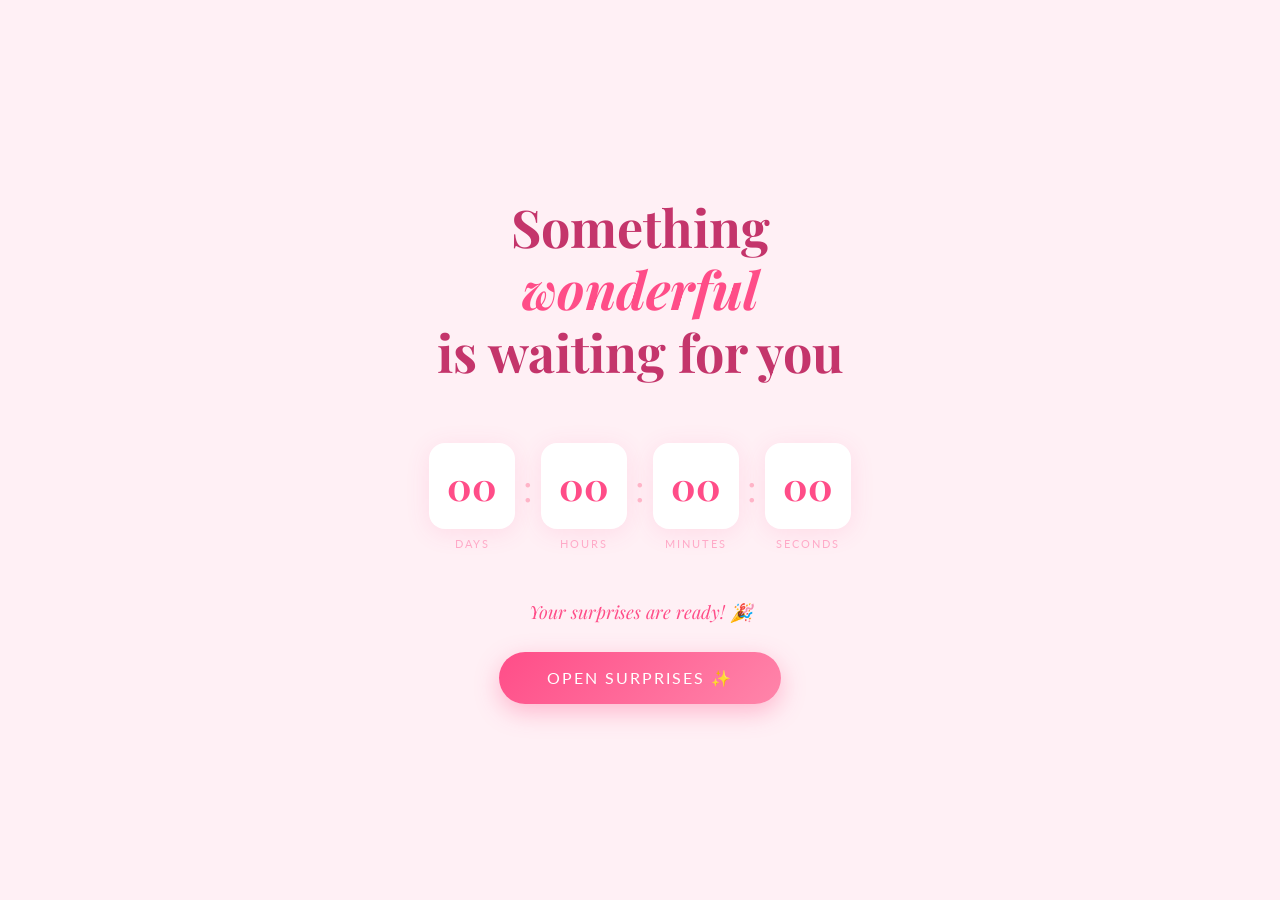
<file: index.html>
<!DOCTYPE html>
<html>
<head>
    <title>Vaisiyaa Bday</title>
    <meta name="viewport" content="width=device-width, initial-scale=1.0">
    <link href="https://fonts.googleapis.com/css2?family=Playfair+Display:ital,wght@0,400;0,700;1,400&family=Lato:wght@300;400&display=swap" rel="stylesheet">
    <style>
        *, *::before, *::after { box-sizing: border-box; margin: 0; padding: 0; }
        html, body {
            height: 100%;
        }
        body {
            font-family: 'Lato', sans-serif;
            background: #fff0f5;
            min-height: 100%;
            min-height: 100svh;
            display: flex;
            flex-direction: column;
            align-items: center;
            justify-content: center;
            overflow-x: hidden;
            overflow-y: auto;
            position: relative;
            -webkit-overflow-scrolling: touch;
        }
        .petals { position: fixed; top: 0; left: 0; width: 100%; height: 100%; pointer-events: none; z-index: 0; }
        .petal { position: absolute; opacity: 0; animation: floatDown linear infinite; }
        @keyframes floatDown {
            0%   { transform: translateY(-40px) rotate(0deg); opacity: 0; }
            10%  { opacity: 0.6; }
            90%  { opacity: 0.4; }
            100% { transform: translateY(110vh) rotate(360deg); opacity: 0; }
        }
        .card {
            position: relative;
            z-index: 1;
            text-align: center;
            padding: 60px 50px;
            max-width: 560px;
            width: 90%;
            margin: auto;
        }
        .eyebrow {
            font-weight: 300;
            font-size: 13px;
            letter-spacing: 4px;
            text-transform: uppercase;
            color: #ffaac8;
            margin-bottom: 16px;
        }
        h1 {
            font-family: 'Playfair Display', serif;
            font-size: clamp(32px, 6vw, 52px);
            color: #c4356b;
            line-height: 1.2;
            margin-bottom: 60px;
        }
        h1 em { font-style: italic; color: #ff4d88; }
        .subtitle { font-size: 15px; color: #c47; font-weight: 300; margin-bottom: 80px; opacity: 0.8; }
        .countdown { display: flex; justify-content: center; gap: 8px; margin-bottom: 50px; flex-wrap: nowrap; align-items: center; width: 100%; }
        .unit { display: flex; flex-direction: column; align-items: center; gap: 8px; }
        .tile {
            background: #fff;
            border-radius: 16px;
            box-shadow: 0 4px 24px rgba(255,77,136,0.12);
            width: clamp(60px, 18vw, 86px); height: clamp(60px, 18vw, 86px);
            display: flex; align-items: center; justify-content: center;
        }
        .tile span {
            font-family: 'Playfair Display', serif;
            font-size: clamp(24px, 7vw, 38px); font-weight: 700;
            color: #ff4d88; line-height: 1;
        }
        .label { font-size: clamp(9px, 2.2vw, 11px); letter-spacing: 2px; text-transform: uppercase; color: #ffaac8; }
        .colon { font-family: 'Playfair Display', serif; font-size: clamp(20px, 5vw, 36px); color: #ffb6c9; margin-bottom: 20px; }
        .lock-msg {
            display: flex; align-items: center; justify-content: center; gap: 10px;
            background: rgba(255,180,210,0.2);
            border: 1px solid rgba(255,150,190,0.35);
            border-radius: 50px; padding: 12px 28px;
            color: #c4356b; font-size: 14px; font-weight: 300;
        }
        .enter-btn {
            display: none;
            background: linear-gradient(135deg, #ff4d88, #ff85aa);
            color: #fff; border: none;
            padding: 16px 48px; border-radius: 50px;
            font-family: 'Lato', sans-serif; font-size: 16px;
            letter-spacing: 2px; text-transform: uppercase;
            cursor: pointer;
            box-shadow: 0 8px 24px rgba(255,77,136,0.35);
            transition: transform 0.2s, box-shadow 0.2s;
            text-decoration: none;
        }
        .enter-btn:hover { transform: translateY(-3px); box-shadow: 0 12px 30px rgba(255,77,136,0.45); }
        .unlock-msg {
            display: none;
            font-family: 'Playfair Display', serif;
            font-style: italic; font-size: 18px;
            color: #ff4d88; margin-bottom: 28px;
        }
        .date-hint { margin-top: 28px; font-size: 12px; color: #ffaac8; letter-spacing: 1px; }


    </style>
</head>
<body>

<div class="petals" id="petals"></div>

<div class="card">
    <h1>Something <em>wonderful</em><br>is waiting for you</h1>

    <div class="countdown">
        <div class="unit">
            <div class="tile"><span id="days">--</span></div>
            <span class="label">Days</span>
        </div>
        <div class="colon">:</div>
        <div class="unit">
            <div class="tile"><span id="hours">--</span></div>
            <span class="label">Hours</span>
        </div>
        <div class="colon">:</div>
        <div class="unit">
            <div class="tile"><span id="minutes">--</span></div>
            <span class="label">Minutes</span>
        </div>
        <div class="colon">:</div>
        <div class="unit">
            <div class="tile"><span id="seconds">--</span></div>
            <span class="label">Seconds</span>
        </div>
    </div>

    <div class="lock-msg" id="lockMsg">🔒 Come back on October 22 to open your surprises</div>
    <p class="unlock-msg" id="unlockMsg">Your surprises are ready! 🎉</p>
    <a class="enter-btn" id="enterBtn" href="homepage.html">Open Surprises ✨</a>
    
</div>

<script>
document.addEventListener('DOMContentLoaded', function() {
    const TARGET = new Date('2026-09-27T00:00:00');
    function pad(n) { return String(n).padStart(2, '0'); }
    const els = { days: document.getElementById('days'), hours: document.getElementById('hours'), minutes: document.getElementById('minutes'), seconds: document.getElementById('seconds') };
    let prev = {};
    let unlocked = false;
    let timer = null;

    function unlock() {
        if (unlocked) return;
        unlocked = true;
        if (timer) clearInterval(timer);
        ['days','hours','minutes','seconds'].forEach(k => els[k].textContent = '00');
        document.getElementById('lockMsg').style.display = 'none';
        document.getElementById('unlockMsg').style.display = 'block';
        document.getElementById('enterBtn').style.display = 'inline-block';
    }

    function tick() {
        const diff = TARGET - new Date();
        if (diff <= 0) { unlock(); return; }
        const vals = {
            days: pad(Math.floor(diff / 86400000)),
            hours: pad(Math.floor((diff % 86400000) / 3600000)),
            minutes: pad(Math.floor((diff % 3600000) / 60000)),
            seconds: pad(Math.floor((diff % 60000) / 1000))
        };
        for (const key of ['days','hours','minutes','seconds']) {
            if (vals[key] !== prev[key]) {
                els[key].textContent = vals[key];
                prev[key] = vals[key];
            }
        }
    }

    tick();
    timer = setInterval(tick, 1000);

    const petalContainer = document.getElementById('petals');
    const symbols = ['🌸','🌹','🌷','🪷','💐'];
    for (let i = 0; i < 18; i++) {
        const p = document.createElement('div');
        p.className = 'petal';
        p.textContent = symbols[i % symbols.length];
        p.style.left = (Math.random() * 100) + 'vw';
        p.style.fontSize = (14 + Math.random() * 14) + 'px';
        p.style.animationDuration = (10 + Math.random() * 4) + 's';
        p.style.animationDelay = (i * (18 / 18)) + 's';
        petalContainer.appendChild(p);
    }
}); // end DOMContentLoaded
</script>
</body>
</html>
</file>
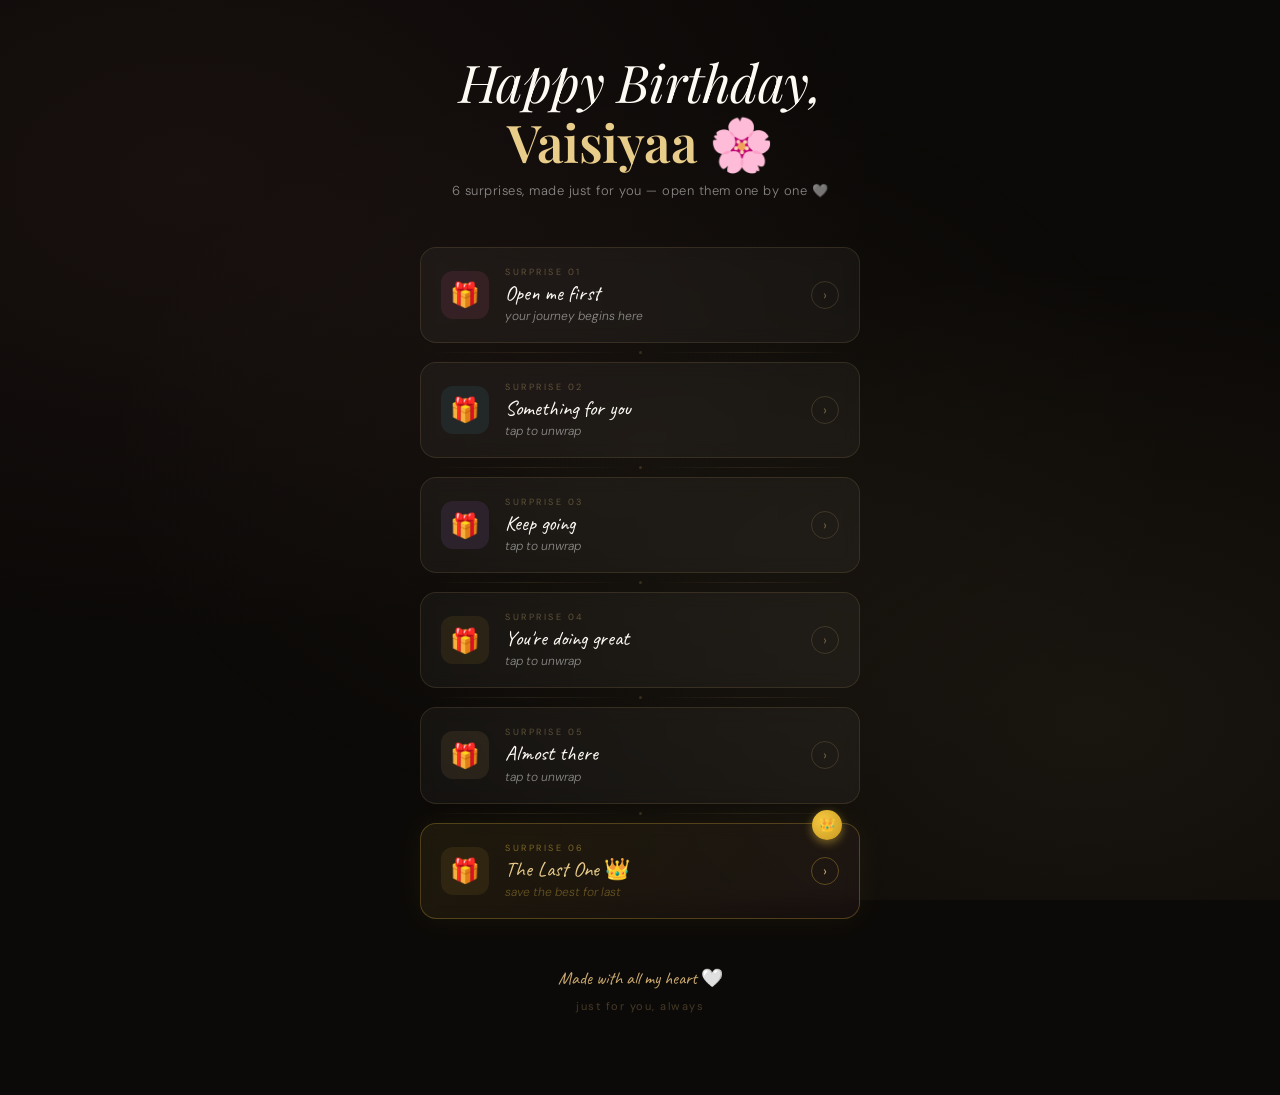
<file: homepage.html>
<!DOCTYPE html>
<html lang="en">
<head>
<meta charset="UTF-8">
<meta name="viewport" content="width=device-width, initial-scale=1.0, viewport-fit=cover">
<title>For Vaisiyaa 🌸</title>
<link href="https://fonts.googleapis.com/css2?family=Playfair+Display:ital,wght@0,600;1,400&family=Caveat:wght@400;600&family=DM+Sans:wght@300;400&display=swap" rel="stylesheet">

<style>
*, *::before, *::after { box-sizing: border-box; margin: 0; padding: 0; }

:root {
  --bg: #0c0a08;
  --gold: #c9a96e;
  --gold-light: #e8cc8a;
  --gold-faint: rgba(201,169,110,0.12);
  --rose: #c06878;
  --rose-soft: #e8899a;
  --cream: #fdfaf4;
  --ink-soft: rgba(255,255,255,0.5);
}

html { scroll-behavior: smooth; }

body {
  min-height: 100vh;
  background: var(--bg);
  font-family: 'DM Sans', sans-serif;
  overflow-x: hidden;
  overscroll-behavior-y: contain;
  position: relative;
}

body::before {
  content: '';
  position: fixed; inset: 0;
  background:
    radial-gradient(ellipse at 15% 20%, rgba(192,104,120,0.07) 0%, transparent 45%),
    radial-gradient(ellipse at 85% 80%, rgba(201,169,110,0.07) 0%, transparent 45%),
    radial-gradient(ellipse at 50% 50%, rgba(201,169,110,0.04) 0%, transparent 60%);
  pointer-events: none;
  z-index: 0;
}

.particle {
  position: fixed;
  border-radius: 50%;
  background: var(--gold);
  pointer-events: none;
  z-index: 1;
  animation: drift linear infinite;
  opacity: 0;
}
@keyframes drift {
  0%   { transform: translateY(100vh); opacity: 0; }
  10%  { opacity: 0.3; }
  90%  { opacity: 0.07; }
  100% { transform: translateY(-10vh); opacity: 0; }
}

.wrapper {
  position: relative;
  z-index: 2;
  display: flex;
  flex-direction: column;
  align-items: center;
  padding: max(52px, env(safe-area-inset-top)) 20px max(80px, env(safe-area-inset-bottom));
}

/* ── HEADER ── */
.header {
  text-align: center;
  margin-bottom: 48px;
  opacity: 0;
  animation: slideDown 0.9s cubic-bezier(.22,1,.36,1) 0.2s forwards;
}
@keyframes slideDown {
  from { opacity: 0; transform: translateY(-20px); }
  to   { opacity: 1; transform: translateY(0); }
}

.header-tag {
  font-size: 10px;
  letter-spacing: 4px;
  text-transform: uppercase;
  color: rgba(201,169,110,0.5);
  margin-bottom: 14px;
}

.header-title {
  font-family: 'Playfair Display', serif;
  font-style: italic;
  font-size: clamp(30px, 9vw, 52px);
  color: var(--cream);
  line-height: 1.15;
  letter-spacing: -0.5px;
  margin-bottom: 10px;
}

.header-title span {
  font-style: normal;
  font-weight: 600;
  color: var(--gold-light);
}

.header-sub {
  font-size: 13px;
  color: var(--ink-soft);
  font-weight: 300;
  letter-spacing: 0.5px;
}

/* ── CARDS ── */
.cards {
  width: 100%;
  max-width: 440px;
  display: flex;
  flex-direction: column;
}

.env-card {
  width: 100%;
  cursor: pointer;
  text-decoration: none;
  display: block;
  opacity: 0;
  transform: translateY(28px);
  animation: riseUp 0.65s cubic-bezier(.22,1,.36,1) forwards;
}

.env-card:nth-child(1)  { animation-delay: 0.45s; }
.env-card:nth-child(3)  { animation-delay: 0.58s; }
.env-card:nth-child(5)  { animation-delay: 0.71s; }
.env-card:nth-child(7)  { animation-delay: 0.84s; }
.env-card:nth-child(9)  { animation-delay: 0.97s; }
.env-card:nth-child(11) { animation-delay: 1.10s; }
.env-card:nth-child(13) { animation-delay: 1.23s; }

@keyframes riseUp {
  to { opacity: 1; transform: translateY(0); }
}

.env-outer {
  background: rgba(255,255,255,0.04);
  backdrop-filter: blur(8px);
  -webkit-backdrop-filter: blur(8px);
  border: 1px solid rgba(201,169,110,0.15);
  border-radius: 16px;
  padding: 18px 20px;
  display: flex;
  align-items: center;
  gap: 16px;
  transition: transform 0.22s ease, box-shadow 0.22s ease, background 0.22s ease;
  -webkit-tap-highlight-color: transparent;
  position: relative;
  overflow: hidden;
}

.env-outer::before {
  content: '';
  position: absolute; inset: 0;
  background: linear-gradient(135deg, rgba(201,169,110,0.05) 0%, rgba(192,104,120,0.04) 100%);
  opacity: 0;
  transition: opacity 0.2s ease;
}

.env-card:hover .env-outer { transform: translateY(-2px); box-shadow: 0 8px 32px rgba(0,0,0,0.3), 0 0 0 1px rgba(201,169,110,0.2); }
.env-card:hover .env-outer::before { opacity: 1; }
.env-card:active .env-outer { transform: scale(0.98); }

.env-icon-wrap {
  flex-shrink: 0;
  width: 48px; height: 48px;
  border-radius: 12px;
  display: flex; align-items: center; justify-content: center;
  font-size: 24px;
}

.env-text { flex: 1; min-width: 0; }

.env-num {
  font-size: 9px;
  letter-spacing: 2.5px;
  text-transform: uppercase;
  color: rgba(201,169,110,0.4);
  margin-bottom: 3px;
}

.env-title {
  font-family: 'Caveat', cursive;
  font-size: clamp(17px, 4.8vw, 21px);
  color: var(--cream);
  line-height: 1.2;
}

.env-desc {
  font-size: 12px;
  color: var(--ink-soft);
  margin-top: 2px;
  font-weight: 300;
  font-style: italic;
  white-space: nowrap;
  overflow: hidden;
  text-overflow: ellipsis;
}

.env-arrow {
  flex-shrink: 0;
  width: 28px; height: 28px;
  border-radius: 50%;
  border: 1px solid rgba(201,169,110,0.2);
  display: flex; align-items: center; justify-content: center;
  font-size: 14px;
  color: rgba(201,169,110,0.5);
  transition: background 0.2s, border-color 0.2s, transform 0.2s, color 0.2s;
}
.env-card:hover .env-arrow {
  background: var(--gold);
  border-color: var(--gold);
  color: var(--bg);
  transform: translateX(3px);
}

/* ── FINALE ── */
.env-card.finale .env-outer {
  background: linear-gradient(135deg, rgba(245,200,66,0.08) 0%, rgba(192,104,120,0.06) 100%);
  border-color: rgba(245,200,66,0.25);
  box-shadow: 0 0 30px rgba(245,200,66,0.06);
}
.finale .env-num   { color: rgba(245,200,66,0.45); }
.finale .env-title { color: var(--gold-light); }
.finale .env-desc  { color: rgba(245,200,66,0.35); }
.finale .env-arrow { border-color: rgba(245,200,66,0.3); color: var(--gold); }
.env-card.finale:hover .env-outer { box-shadow: 0 10px 40px rgba(245,200,66,0.15), 0 0 0 1px rgba(245,200,66,0.25); }
.env-card.finale:hover .env-arrow { background: var(--gold); border-color: var(--gold); color: var(--bg); }

.wax-seal {
  position: absolute;
  top: -13px; right: 18px;
  width: 30px; height: 30px;
  border-radius: 50%;
  background: radial-gradient(circle at 35% 35%, #f5c842, #c8981e);
  display: flex; align-items: center; justify-content: center;
  font-size: 13px;
  box-shadow: 0 3px 10px rgba(245,200,66,0.45);
  z-index: 5;
}

/* ── SEPARATOR ── */
.sep {
  display: flex;
  align-items: center;
  gap: 8px;
  padding: 8px;
  width: 100%;
  opacity: 0;
  animation: riseUp 0.5s ease forwards;
}
.sep:nth-of-type(2)  { animation-delay: 0.52s; }
.sep:nth-of-type(4)  { animation-delay: 0.65s; }
.sep:nth-of-type(6)  { animation-delay: 0.78s; }
.sep:nth-of-type(8)  { animation-delay: 0.91s; }
.sep:nth-of-type(10) { animation-delay: 1.04s; }
.sep:nth-of-type(12) { animation-delay: 1.17s; }

.sep-line { flex: 1; height: 1px; background: linear-gradient(90deg, transparent, rgba(201,169,110,0.12), transparent); }
.sep-dot  { width: 3px; height: 3px; border-radius: 50%; background: rgba(201,169,110,0.2); }

/* ── FOOTER ── */
.footer-note {
  margin-top: 48px;
  text-align: center;
  opacity: 0;
  animation: riseUp 0.7s ease 1.5s forwards;
}
.footer-note p     { font-family: 'Caveat', cursive; font-size: 18px; color: var(--gold); margin-bottom: 5px; }
.footer-note small { font-size: 11px; color: rgba(201,169,110,0.3); letter-spacing: 1.5px; }
</style>
</head>
<body>

<div id="particles"></div>

<div class="wrapper">

  <div class="header">
    <div class="header-title">Happy Birthday,<br><span>Vaisiyaa 🌸</span></div>
    <div class="header-sub">6 surprises, made just for you — open them one by one 🤍</div>
  </div>

  <div class="cards">

    <!-- S1 -->
    <a href="surprise1.html" class="env-card">
      <div class="env-outer">
        <div class="env-icon-wrap" style="background:rgba(255,107,157,0.1);">🎁</div>
        <div class="env-text">
          <div class="env-num">Surprise 01</div>
          <div class="env-title">Open me first</div>
          <div class="env-desc">your journey begins here</div>
        </div>
        <div class="env-arrow">›</div>
      </div>
    </a>

    <div class="sep"><div class="sep-line"></div><div class="sep-dot"></div><div class="sep-line"></div></div>

    <!-- S2 -->
    <a href="surprise4.html" class="env-card">
      <div class="env-outer">
        <div class="env-icon-wrap" style="background:rgba(96,208,255,0.08);">🎁</div>
        <div class="env-text">
          <div class="env-num">Surprise 02</div>
          <div class="env-title">Something for you</div>
          <div class="env-desc">tap to unwrap</div>
        </div>
        <div class="env-arrow">›</div>
      </div>
    </a>

    <div class="sep"><div class="sep-line"></div><div class="sep-dot"></div><div class="sep-line"></div></div>

    <!-- S3 -->
    <a href="surprise5.html" class="env-card">
      <div class="env-outer">
        <div class="env-icon-wrap" style="background:rgba(192,132,252,0.1);">🎁</div>
        <div class="env-text">
          <div class="env-num">Surprise 03</div>
          <div class="env-title">Keep going</div>
          <div class="env-desc">tap to unwrap</div>
        </div>
        <div class="env-arrow">›</div>
      </div>
    </a>

    <div class="sep"><div class="sep-line"></div><div class="sep-dot"></div><div class="sep-line"></div></div>

    <!-- S4 -->
    <a href="surprise6.html" class="env-card">
      <div class="env-outer">
        <div class="env-icon-wrap" style="background:rgba(245,200,66,0.08);">🎁</div>
        <div class="env-text">
          <div class="env-num">Surprise 04</div>
          <div class="env-title">You're doing great</div>
          <div class="env-desc">tap to unwrap</div>
        </div>
        <div class="env-arrow">›</div>
      </div>
    </a>

    <div class="sep"><div class="sep-line"></div><div class="sep-dot"></div><div class="sep-line"></div></div>

    <!-- S5 -->
    <a href="surprise2.html" class="env-card">
      <div class="env-outer">
        <div class="env-icon-wrap" style="background:rgba(201,169,110,0.1);">🎁</div>
        <div class="env-text">
          <div class="env-num">Surprise 05</div>
          <div class="env-title">Almost there</div>
          <div class="env-desc">tap to unwrap</div>
        </div>
        <div class="env-arrow">›</div>
      </div>
    </a>

    <div class="sep"><div class="sep-line"></div><div class="sep-dot"></div><div class="sep-line"></div></div>

    <!-- S6 FINALE -->
    <a href="surprise10.html" class="env-card finale">
      <div class="wax-seal">👑</div>
      <div class="env-outer">
        <div class="env-icon-wrap" style="background:rgba(245,200,66,0.08);">🎁</div>
        <div class="env-text">
          <div class="env-num">Surprise 06</div>
          <div class="env-title">The Last One 👑</div>
          <div class="env-desc">save the best for last</div>
        </div>
        <div class="env-arrow">›</div>
      </div>
    </a>

  </div>

  <div class="footer-note">
    <p>Made with all my heart 🤍</p>
    <small>just for you, always</small>
  </div>

</div>

<script>
const pc = document.getElementById('particles');
for (let i = 0; i < 18; i++) {
  const p = document.createElement('div');
  p.className = 'particle';
  const sz = Math.random() * 2 + 1;
  p.style.cssText = `width:${sz}px;height:${sz}px;left:${Math.random()*100}vw;animation-duration:${14+Math.random()*10}s;animation-delay:${Math.random()*10}s;`;
  pc.appendChild(p);
}
</script>

</body>
</html>
</file>
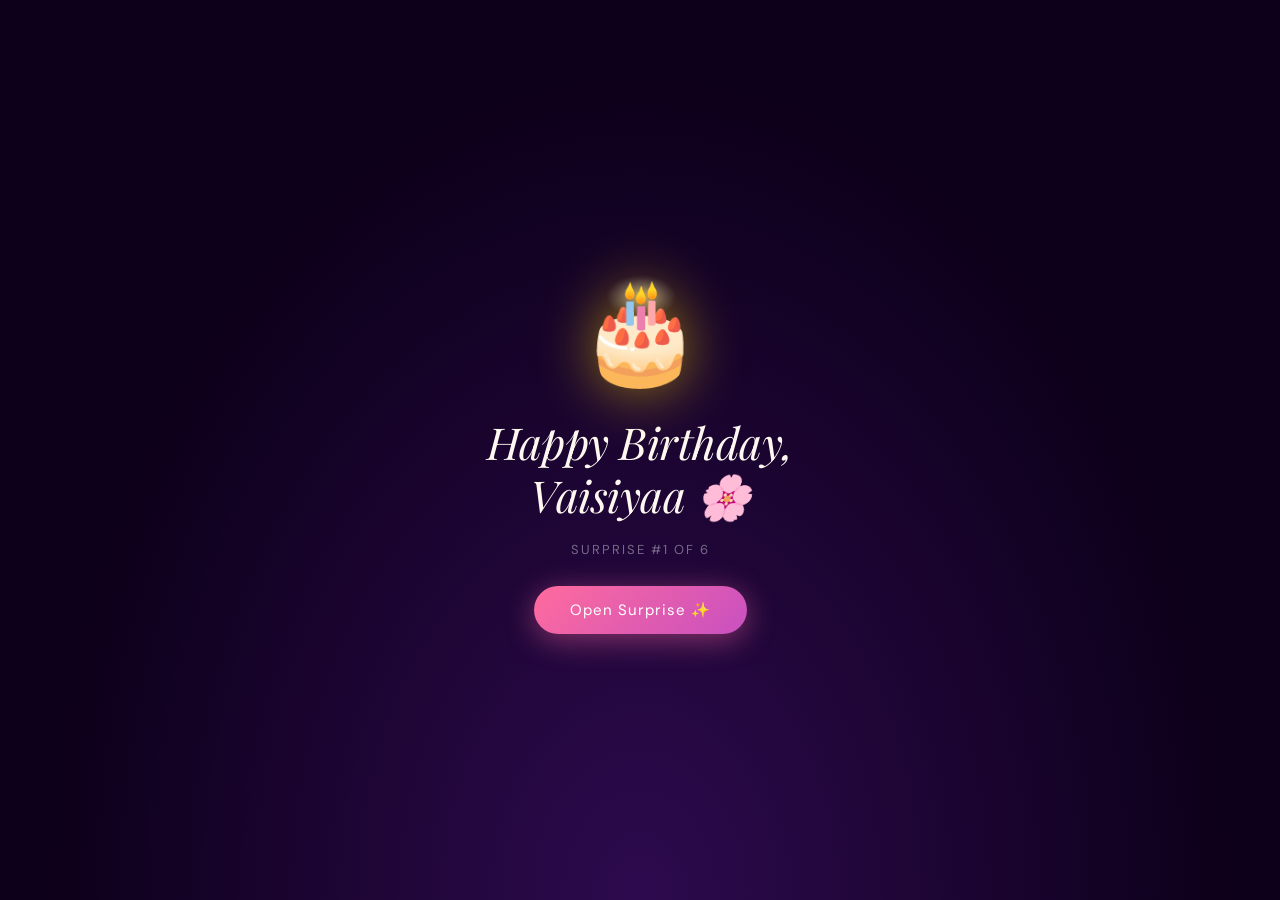
<file: surprise1.html>
<!DOCTYPE html>
<html lang="en">
<head>
<meta charset="UTF-8">
<meta name="viewport" content="width=device-width, initial-scale=1.0, viewport-fit=cover">
<title>Surprise 1</title>
<link href="https://fonts.googleapis.com/css2?family=Playfair+Display:ital,wght@0,400;0,700;1,400&family=Satisfy&family=DM+Sans:wght@300;400&display=swap" rel="stylesheet">

<style>
*, *::before, *::after { box-sizing: border-box; margin: 0; padding: 0; }

:root {
  --bg1: #1a0533;
  --bg2: #0d001a;
  --pink: #ff6b9d;
  --pink-light: #ffb3cc;
  --gold: #ffd700;
  --gold-soft: #ffcc44;
  --cream: #fff8f0;
  --lavender: #c084fc;
  --mint: #6ee7b7;
}

html, body {
  width: 100%; height: 100%;
  overflow: hidden;
  overscroll-behavior: none;
  touch-action: none;
  font-family: 'DM Sans', sans-serif;
  background: var(--bg1);
}

/* ── NIGHT BG ── */
#bg {
  position: fixed; inset: 0;
  background: radial-gradient(ellipse at 50% 100%, #2d0a4e 0%, #0d001a 65%);
  z-index: 0;
}

/* ── STARS ── */
.star {
  position: absolute;
  border-radius: 50%;
  background: white;
  animation: twinkle var(--dur) infinite ease-in-out alternate;
}
@keyframes twinkle {
  from { opacity: 0.1; transform: scale(0.7); }
  to   { opacity: 0.9; transform: scale(1.3); }
}

/* ── START SCREEN ── */
#start {
  position: fixed; inset: 0;
  z-index: 50;
  display: flex;
  flex-direction: column;
  align-items: center;
  justify-content: center;
  gap: 20px;
  background: radial-gradient(ellipse at 50% 100%, #2d0a4e 0%, #0d001a 65%);
  text-align: center;
  padding: 24px;
}

.start-glow {
  font-size: clamp(64px, 20vw, 100px);
  filter: drop-shadow(0 0 30px rgba(255,215,0,0.6));
  animation: floatBig 3s infinite ease-in-out;
}
@keyframes floatBig {
  0%,100% { transform: translateY(0) rotate(-5deg); }
  50%      { transform: translateY(-12px) rotate(5deg); }
}

.start-title {
  font-family: 'Playfair Display', serif;
  font-style: italic;
  font-size: clamp(28px, 8vw, 44px);
  color: var(--cream);
  line-height: 1.2;
  letter-spacing: -0.5px;
}

.start-sub {
  font-size: 13px;
  color: rgba(255,255,255,0.4);
  letter-spacing: 2px;
  text-transform: uppercase;
}

.start-btn {
  margin-top: 8px;
  background: linear-gradient(135deg, var(--pink), #c850c0);
  color: white;
  border: none;
  padding: 14px 36px;
  border-radius: 50px;
  font-size: 15px;
  font-family: 'DM Sans', sans-serif;
  font-weight: 400;
  letter-spacing: 1px;
  cursor: pointer;
  box-shadow: 0 6px 30px rgba(255,107,157,0.45);
  transition: transform 0.2s, box-shadow 0.2s;
  -webkit-tap-highlight-color: transparent;
}
.start-btn:hover  { transform: translateY(-2px); box-shadow: 0 10px 40px rgba(255,107,157,0.55); }
.start-btn:active { transform: scale(0.96); }

/* ── MAIN SCREEN ── */
#main {
  position: fixed; inset: 0;
  z-index: 10;
  display: none;
  flex-direction: column;
  align-items: center;
  justify-content: flex-start;
  padding-top: max(24px, env(safe-area-inset-top));
  overflow: hidden;
}

/* ── BANNER ── */
#banner-wrap {
  width: 100%;
  display: flex;
  flex-direction: column;
  align-items: center;
  gap: 6px;
  padding: 0 12px;
  flex-shrink: 0;
  margin-bottom: 8px;
}

.banner-row {
  display: flex;
  justify-content: center;
  align-items: flex-end;
  gap: 4px;
  position: relative;
}

/* string line */
.banner-row::before {
  content: '';
  position: absolute;
  top: 8px;
  left: 8%; right: 8%;
  height: 2px;
  background: rgba(255,255,255,0.25);
  border-radius: 2px;
}

.letter {
  font-family: 'Satisfy', cursive;
  font-size: clamp(16px, 5vw, 26px);
  color: white;
  padding: 5px 7px 6px;
  border-radius: 7px;
  position: relative;
  top: 6px;
  animation: swing 2.2s infinite ease-in-out;
  text-shadow: 0 2px 6px rgba(0,0,0,0.3);
  min-width: 24px;
  text-align: center;
  box-shadow: 0 3px 12px rgba(0,0,0,0.25);
}

/* string dot above each letter */
.letter::before {
  content: '';
  position: absolute;
  top: -6px; left: 50%;
  transform: translateX(-50%);
  width: 3px; height: 6px;
  background: rgba(255,255,255,0.4);
  border-radius: 2px;
}

@keyframes swing {
  0%   { transform: rotate(-6deg) translateY(0); }
  50%  { transform: rotate(6deg) translateY(-3px); }
  100% { transform: rotate(-6deg) translateY(0); }
}

/* letter colours */
.lc0 { background: linear-gradient(135deg, #ff4d6d, #c9184a); animation-delay: 0s; }
.lc1 { background: linear-gradient(135deg, #ff9f1c, #e76f51); animation-delay: 0.15s; }
.lc2 { background: linear-gradient(135deg, #9b5de5, #7b2d8b); animation-delay: 0.3s; }
.lc3 { background: linear-gradient(135deg, #00bbf9, #0077b6); animation-delay: 0.45s; }
.lc4 { background: linear-gradient(135deg, #6bcb77, #2d9e2d); animation-delay: 0.6s; }
.lc5 { background: linear-gradient(135deg, #ff85a2, #ff4d6d); animation-delay: 0.75s; }
.lc6 { background: linear-gradient(135deg, #ffd93d, #f4a261); animation-delay: 0.9s; }
.lc7 { background: linear-gradient(135deg, #c084fc, #9333ea); animation-delay: 1.05s; }

/* ── PHOTOS ── */
#photos {
  position: relative;
  width: 100%;
  height: clamp(80px, 20vh, 160px);
  flex-shrink: 0;
  margin-bottom: 4px;
}
 
.polaroid {
  position: absolute;
  background: white;
  padding: 5px 5px 18px;
  border-radius: 4px;
  box-shadow: 0 6px 24px rgba(0,0,0,0.35), 0 2px 8px rgba(0,0,0,0.2);
  animation: floatPolaroid 5s infinite ease-in-out;
  transform-origin: center center;
}
.polaroid img {
  width: 100%;
  height: 100%;
  object-fit: cover;
  display: block;
  border-radius: 2px;
}
 
@keyframes floatPolaroid {
  0%,100% { transform: translateY(0) rotate(var(--r)); }
  50%      { transform: translateY(-8px) rotate(calc(var(--r) * -1)); }
}
 
.p1 {
  width: clamp(90px, 18vw, 100px);
  height: clamp(160px, 24vw, 160px);
  left: 38%; top: 50%;
  transform: translateX(-50%);
  --r: -3deg;
  animation-delay: 0s;
  z-index: 3;
}
.p2 {
  width: clamp(90px, 15vw, 100px);
  height: clamp(160px, 15vw, 160px);
  left: 8%;
  top: 50%;
  --r: 4deg;
  animation-delay: 0.8s;
  z-index: 2;
}
.p3 {
  width: clamp(90px, 15vw, 100px);
  height: clamp(160px, 15vw, 160px);
  right: 8%;
  top: 50%;
  --r: -5deg;
  animation-delay: 1.6s;
  z-index: 2;
}

/* ── CAKE AREA ── */
#cake-area {
  flex: 1;
  display: flex;
  flex-direction: column;
  align-items: center;
  justify-content: center;
  position: relative;
  width: 100%;
}

.tap-hint {
  font-size: 12px;
  letter-spacing: 2px;
  text-transform: uppercase;
  color: rgba(255,255,255,0.4);
  margin-bottom: 12px;
  animation: hintPulse 1.8s infinite ease-in-out;
  display: flex;
  align-items: center;
  gap: 6px;
}
@keyframes hintPulse {
  0%,100% { opacity: 0.4; }
  50%      { opacity: 0.85; }
}
.tap-hint.hidden { visibility: hidden; }

.cake-wrap {
  position: relative;
  filter: drop-shadow(0 12px 32px rgba(255,107,157,0.3));
}

/* ── CANDLE STYLES ── */
.glow-dot  { animation: glowPulse 1.8s infinite alternate ease-in-out; }
.glow-ring { animation: ringPulse 1.8s infinite alternate ease-in-out; }
@keyframes glowPulse { from { r: 4; } to { r: 6; } }
@keyframes ringPulse { from { r: 8; opacity: 0.2; } to { r: 13; opacity: 0.4; } }

.candle-hit { cursor: pointer; pointer-events: all; }

/* SMOKE */
.smoke-puff {
  animation: smokeFade 1.2s ease-out forwards;
  pointer-events: none;
}
@keyframes smokeFade {
  0%   { opacity: 0.6; transform: translateY(0) scale(1); }
  100% { opacity: 0; transform: translateY(-20px) scale(2.5); }
}

/* ── WISH MESSAGE ── */
#wish-wrap {
  position: absolute;
  bottom: 8px;
  left: 0; right: 0;
  text-align: center;
  pointer-events: none;
  display: none;
}

.wish-inner {
  display: inline-block;
  animation: wishPop 0.7s cubic-bezier(.34,1.56,.64,1) forwards;
}
@keyframes wishPop {
  from { opacity: 0; transform: scale(0.4) translateY(20px); }
  to   { opacity: 1; transform: scale(1) translateY(0); }
}

.wish-text {
  font-family: 'Playfair Display', serif;
  font-style: italic;
  font-size: clamp(18px, 5vw, 26px);
  color: var(--gold-soft);
  text-shadow: 0 0 20px rgba(255,215,0,0.5);
  line-height: 1.4;
}
.wish-sub {
  font-size: 13px;
  color: rgba(255,255,255,0.5);
  margin-top: 4px;
  letter-spacing: 1px;
}

/* ── BALLOONS ── */
#balloons {
  position: fixed; inset: 0;
  pointer-events: none;
  z-index: 20;
  display: none;
}

.balloon {
  position: absolute;
  bottom: -80px;
  border-radius: 50% 50% 50% 50% / 60% 60% 40% 40%;
  animation: balloonFloat linear forwards;
}
.balloon::after {
  content: '';
  position: absolute;
  bottom: -28px;
  left: 50%;
  transform: translateX(-50%);
  width: 1.5px;
  height: 28px;
  background: rgba(255,255,255,0.35);
}
@keyframes balloonFloat {
  0%   { transform: translateY(0) translateX(0) rotate(-5deg); opacity: 0; }
  5%   { opacity: 0.9; }
  50%  { transform: translateY(-50vh) translateX(var(--dx)) rotate(5deg); }
  95%  { opacity: 0.7; }
  100% { transform: translateY(-120vh) translateX(var(--dx2)) rotate(-3deg); opacity: 0; }
}

/* ── CONFETTI ── */
.confetti {
  position: fixed;
  top: -10px;
  border-radius: 2px;
  animation: confettiFall linear forwards;
  pointer-events: none;
  z-index: 25;
}
@keyframes confettiFall {
  0%   { transform: translateY(0) rotate(0deg); opacity: 1; }
  100% { transform: translateY(110vh) rotate(720deg); opacity: 0; }
}

/* ── POPPERS ── */
.pop {
  position: fixed;
  width: 7px; height: 7px;
  border-radius: 50%;
  animation: popBurst 1s ease-out forwards;
  pointer-events: none;
  z-index: 30;
}
@keyframes popBurst {
  0%   { transform: translate(0,0) scale(1); opacity: 1; }
  100% { transform: translate(var(--x), var(--y)) scale(0); opacity: 0; }
}

/* ── BACK BTN ── */
.back-btn {
  position: fixed;
  bottom: max(18px, env(safe-area-inset-bottom));
  right: 18px;
  background: rgba(255,255,255,0.12);
  backdrop-filter: blur(8px);
  color: rgba(255,255,255,0.7);
  padding: 10px 20px;
  border-radius: 25px;
  font-size: 12px;
  text-decoration: none;
  letter-spacing: 1.5px;
  text-transform: uppercase;
  z-index: 200;
  border: 1px solid rgba(255,255,255,0.15);
  font-family: 'DM Sans', sans-serif;
  display: none;
  transition: background 0.2s, color 0.2s;
  -webkit-tap-highlight-color: transparent;
}
.back-btn:hover { background: rgba(255,255,255,0.2); color: white; }
</style>
</head>
<body>

<div id="bg"></div>

<!-- START SCREEN -->
<div id="start">
  <div class="start-glow">🎂</div>
  <div class="start-title">Happy Birthday,<br>Vaisiyaa 🌸</div>
  <div class="start-sub">surprise #1 of 6</div>
  <button class="start-btn" onclick="startSurprise()">Open Surprise ✨</button>
</div>

<!-- MAIN SCREEN -->
<div id="main">
  <div id="banner-wrap"></div>

  <div id="photos">
    <div class="polaroid p1"><img src="images/img7.jpg" alt="photo"></div>
    <div class="polaroid p2"><img src="images/img2.jpg" alt="photo"></div>
    <div class="polaroid p3"><img src="images/img6.jpg" alt="photo"></div>
  </div>

  <div id="cake-area">
    <div class="tap-hint" id="tapHint">🕯️ tap each candle to blow it out</div>

    <div class="cake-wrap">
      <svg id="cakeSvg" viewBox="0 0 220 200" xmlns="http://www.w3.org/2000/svg"
           style="width:clamp(160px,46vw,220px);height:auto;">

        <!-- shadow -->
        <ellipse cx="110" cy="194" rx="86" ry="7" fill="rgba(0,0,0,0.2)"/>

        <!-- TIER 3 (bottom) -->
        <rect x="16" y="138" width="188" height="54" rx="14" fill="#f9a8c9"/>
        <rect x="16" y="138" width="188" height="18" rx="12" fill="#f472b6"/>
        <!-- frosting blobs -->
        <ellipse cx="44"  cy="138" rx="13" ry="9" fill="white" opacity="0.85"/>
        <ellipse cx="78"  cy="136" rx="11" ry="8" fill="white" opacity="0.85"/>
        <ellipse cx="110" cy="137" rx="13" ry="9" fill="white" opacity="0.85"/>
        <ellipse cx="144" cy="136" rx="11" ry="8" fill="white" opacity="0.85"/>
        <ellipse cx="176" cy="138" rx="13" ry="9" fill="white" opacity="0.85"/>
        <!-- sprinkles -->
        <circle cx="52"  cy="162" r="5" fill="#ff4d6d" opacity="0.7"/>
        <circle cx="88"  cy="170" r="4" fill="#ffd700" opacity="0.85"/>
        <circle cx="122" cy="160" r="5" fill="#6bcb77" opacity="0.7"/>
        <circle cx="158" cy="168" r="4" fill="#4d96ff" opacity="0.8"/>
        <circle cx="188" cy="158" r="4" fill="#ff85a2" opacity="0.8"/>
        <circle cx="35"  cy="170" r="3" fill="#c084fc" opacity="0.75"/>
        <circle cx="145" cy="158" r="3" fill="#ffd700" opacity="0.8"/>

        <!-- TIER 2 (middle) -->
        <rect x="36" y="90" width="148" height="52" rx="12" fill="#fecdd3"/>
        <rect x="36" y="90" width="148" height="15" rx="10" fill="#fb7185"/>
        <ellipse cx="58"  cy="90" rx="11" ry="8" fill="white" opacity="0.85"/>
        <ellipse cx="90"  cy="88" rx="10" ry="8" fill="white" opacity="0.85"/>
        <ellipse cx="120" cy="89" rx="12" ry="9" fill="white" opacity="0.85"/>
        <ellipse cx="152" cy="88" rx="10" ry="8" fill="white" opacity="0.85"/>
        <circle cx="68"  cy="112" r="4" fill="#9b5de5" opacity="0.7"/>
        <circle cx="102" cy="118" r="4" fill="#ff4d6d" opacity="0.7"/>
        <circle cx="136" cy="112" r="4" fill="#ffd700" opacity="0.8"/>
        <circle cx="166" cy="118" r="3.5" fill="#6bcb77" opacity="0.7"/>

        <!-- TIER 1 (top) -->
        <rect x="60" y="50" width="100" height="44" rx="10" fill="#ffe4e6"/>
        <rect x="60" y="50" width="100" height="13" rx="7"  fill="#fda4af"/>
        <ellipse cx="80"  cy="50" rx="10" ry="7" fill="white" opacity="0.85"/>
        <ellipse cx="110" cy="48" rx="11" ry="8" fill="white" opacity="0.85"/>
        <ellipse cx="140" cy="50" rx="10" ry="7" fill="white" opacity="0.85"/>
        <text x="79"  y="74" font-size="10" fill="#ffd700">★</text>
        <text x="106" y="78" font-size="8"  fill="#ff4d6d">★</text>
        <text x="132" y="73" font-size="10" fill="#6bcb77">★</text>

        <!-- CANDLES -->
        <!-- Candle 1 -->
        <rect x="80" y="32" width="10" height="20" rx="3" fill="#ffd700"/>
        <rect x="80" y="32" width="10" height="8"  rx="2" fill="#f59e0b" opacity="0.5"/>
        <line x1="85" y1="32" x2="85" y2="26" stroke="#555" stroke-width="1.2"/>
        <g id="candle1" class="candle-hit">
          <circle r="16" cx="85" cy="24" fill="transparent"/>
          <g id="flame1">
            <circle class="glow-ring" cx="85" cy="24" r="9" fill="#ffb347" opacity="0.3"/>
            <circle class="glow-dot"  cx="85" cy="24" r="4.5" fill="#ffd700"/>
            <circle cx="85" cy="22" r="2.5" fill="white" opacity="0.6"/>
          </g>
        </g>

        <!-- Candle 2 -->
        <rect x="103" y="28" width="10" height="24" rx="3" fill="#ff85a2"/>
        <rect x="103" y="28" width="10" height="8"  rx="2" fill="#f43f5e" opacity="0.5"/>
        <line x1="108" y1="28" x2="108" y2="22" stroke="#555" stroke-width="1.2"/>
        <g id="candle2" class="candle-hit">
          <circle r="16" cx="108" cy="20" fill="transparent"/>
          <g id="flame2">
            <circle class="glow-ring" cx="108" cy="20" r="9" fill="#ffb347" opacity="0.3" style="animation-delay:0.6s"/>
            <circle class="glow-dot"  cx="108" cy="20" r="4.5" fill="#ffd700" style="animation-delay:0.6s"/>
            <circle cx="108" cy="18" r="2.5" fill="white" opacity="0.6"/>
          </g>
        </g>

        <!-- Candle 3 -->
        <rect x="126" y="32" width="10" height="20" rx="3" fill="#6bcb77"/>
        <rect x="126" y="32" width="10" height="8"  rx="2" fill="#22c55e" opacity="0.5"/>
        <line x1="131" y1="32" x2="131" y2="26" stroke="#555" stroke-width="1.2"/>
        <g id="candle3" class="candle-hit">
          <circle r="16" cx="131" cy="24" fill="transparent"/>
          <g id="flame3">
            <circle class="glow-ring" cx="131" cy="24" r="9" fill="#ffb347" opacity="0.3" style="animation-delay:1.2s"/>
            <circle class="glow-dot"  cx="131" cy="24" r="4.5" fill="#ffd700" style="animation-delay:1.2s"/>
            <circle cx="131" cy="22" r="2.5" fill="white" opacity="0.6"/>
          </g>
        </g>

      </svg>
    </div>
  </div>
</div>

<div id="balloons"></div>
<a href="homepage.html" class="back-btn" id="backBtn">BACK ◀</a>

<script>
/* ── STARS ── */
(function(){
  const bg = document.getElementById('bg');
  for(let i=0;i<100;i++){
    const s = document.createElement('div');
    s.className='star';
    const sz = Math.random()*2+0.5;
    s.style.cssText=`width:${sz}px;height:${sz}px;top:${Math.random()*100}%;left:${Math.random()*100}%;--dur:${(Math.random()*2+1.5).toFixed(1)}s;animation-delay:${(Math.random()*3).toFixed(1)}s;`;
    bg.appendChild(s);
  }
})();

/* ── BANNER ── */
const lines = {
  mobile: [
    "Happy", "Birthday", "Vaisiyaa!"
  ],
  desktop: [
    "Happy Birthday, Vaisiyaa! 🎂 🌸"
  ]
};

const colors = ['lc0','lc1','lc2','lc3','lc4','lc5','lc6','lc7'];
let colorIdx = 0;

function buildBanner() {
  const wrap = document.getElementById('banner-wrap');
  wrap.innerHTML = '';
  const isMobile = window.innerWidth <= 600;
  const lineSet = isMobile ? lines.mobile : lines.desktop;
  lineSet.forEach(line => {
    const row = document.createElement('div');
    row.className = 'banner-row';
    [...line].forEach(ch => {
      const span = document.createElement('span');
      span.className = `letter ${colors[colorIdx % colors.length]}`;
      span.textContent = ch === ' ' ? '\u00A0' : ch;
      if(ch === ' ') span.style.background = 'transparent';
      colorIdx++;
      row.appendChild(span);
    });
    wrap.appendChild(row);
  });
}

/* ── START ── */
function startSurprise() {
  document.getElementById('start').style.display = 'none';
  const main = document.getElementById('main');
  main.style.display = 'flex';
  buildBanner();
  window.addEventListener('resize', buildBanner);
  launchBalloons();
  startConfetti();
}

/* ── CANDLE LOGIC ── */
const blown = { candle1: false, candle2: false, candle3: false };
const candlePos = { candle1:{cx:85,cy:24}, candle2:{cx:108,cy:20}, candle3:{cx:131,cy:24} };

function blowCandle(id) {
  if(blown[id]) return;
  blown[id] = true;

  document.getElementById('tapHint').classList.add('hidden');

  const flame = document.getElementById('flame'+id.replace('candle',''));
  if(flame){ flame.style.transition='opacity 0.3s'; flame.style.opacity='0'; setTimeout(()=>flame.style.display='none',300); }

  const hit = document.getElementById(id);
  if(hit) hit.style.cursor='default';

  // smoke
  const svg = document.getElementById('cakeSvg');
  const {cx,cy} = candlePos[id];
  for(let i=0;i<3;i++){
    const sm = document.createElementNS('http://www.w3.org/2000/svg','circle');
    sm.setAttribute('cx', cx+(i-1)*3);
    sm.setAttribute('cy', cy-2);
    sm.setAttribute('r', 3+i);
    sm.setAttribute('fill','#ccc');
    sm.setAttribute('opacity','0.5');
    sm.classList.add('smoke-puff');
    sm.style.animationDelay=(i*0.1)+'s';
    svg.appendChild(sm);
    setTimeout(()=>sm.remove(),1400);
  }

  burstPoppers();

  if(Object.values(blown).every(v=>v)) allBlown();
}

function allBlown() {
  setTimeout(()=>{ document.getElementById('backBtn').style.display='block'; },1200);
  for(let i=0;i<5;i++) setTimeout(burstPoppers, i*200);
}

/* ── BALLOONS ── */
const balloonColors = ['#ff4d6d','#ffd93d','#6bcb77','#4d96ff','#ff85a2','#c084fc','#ff9f1c'];

function launchBalloons() {
  const wrap = document.getElementById('balloons');
  wrap.style.display = 'block';
  function spawn(){
    const b = document.createElement('div');
    b.className = 'balloon';
    const sz = 30+Math.random()*20;
    const dur = 8+Math.random()*8;
    const dx = (Math.random()-0.5)*80;
    b.style.cssText=`
      width:${sz}px;height:${sz*1.2}px;
      left:${Math.random()*90}vw;
      background:${balloonColors[Math.floor(Math.random()*balloonColors.length)]};
      animation-duration:${dur}s;
      --dx:${dx}px;
      --dx2:${dx+(Math.random()-0.5)*40}px;
      opacity:0.85;
    `;
    wrap.appendChild(b);
    setTimeout(()=>b.remove(), dur*1000);
  }
  for(let i=0;i<5;i++) setTimeout(spawn, i*600);
  setInterval(spawn, 2400);
}

/* ── CONFETTI ── */
const confettiColors = ['#ff4d6d','#ffd93d','#6bcb77','#4d96ff','#ff85a2','#c084fc','#ffa07a'];
function spawnConfetti(){
  const c = document.createElement('div');
  c.className = 'confetti';
  const sz = Math.random()*8+4;
  c.style.cssText=`
    left:${Math.random()*100}vw;
    width:${sz}px;height:${sz*1.5}px;
    background:${confettiColors[Math.floor(Math.random()*confettiColors.length)]};
    animation-duration:${Math.random()*3+3}s;
    animation-delay:${Math.random()*0.5}s;
    border-radius:${Math.random()>0.5?'50%':'2px'};
  `;
  document.body.appendChild(c);
  setTimeout(()=>c.remove(),5000);
}
function startConfetti(){
  for(let i=0;i<8;i++) setTimeout(spawnConfetti, i*100);
  setInterval(()=>{ for(let i=0;i<3;i++) spawnConfetti(); }, 600);
}

/* ── POPPERS ── */
function burstPoppers(){
  const colors = ['#ff4d6d','#ffd93d','#6bcb77','#4d96ff','#c084fc','#ff85a2'];
  const x = Math.random()*window.innerWidth;
  const y = Math.random()*window.innerHeight*0.6;
  for(let i=0;i<14;i++){
    const p = document.createElement('div');
    p.className='pop';
    const angle = Math.random()*Math.PI*2;
    const dist = Math.random()*120;
    p.style.cssText=`
      left:${x}px;top:${y}px;
      background:${colors[Math.floor(Math.random()*colors.length)]};
      --x:${Math.cos(angle)*dist}px;
      --y:${Math.sin(angle)*dist}px;
    `;
    document.body.appendChild(p);
    setTimeout(()=>p.remove(),1100);
  }
}

/* ── CANDLE EVENTS ── */
['candle1','candle2','candle3'].forEach(id=>{
  const el = document.getElementById(id);
  if(!el) return;
  el.addEventListener('click', ()=>blowCandle(id));
  el.addEventListener('touchend', e=>{ e.preventDefault(); blowCandle(id); }, {passive:false});
});
</script>
</body>
</html>
</file>
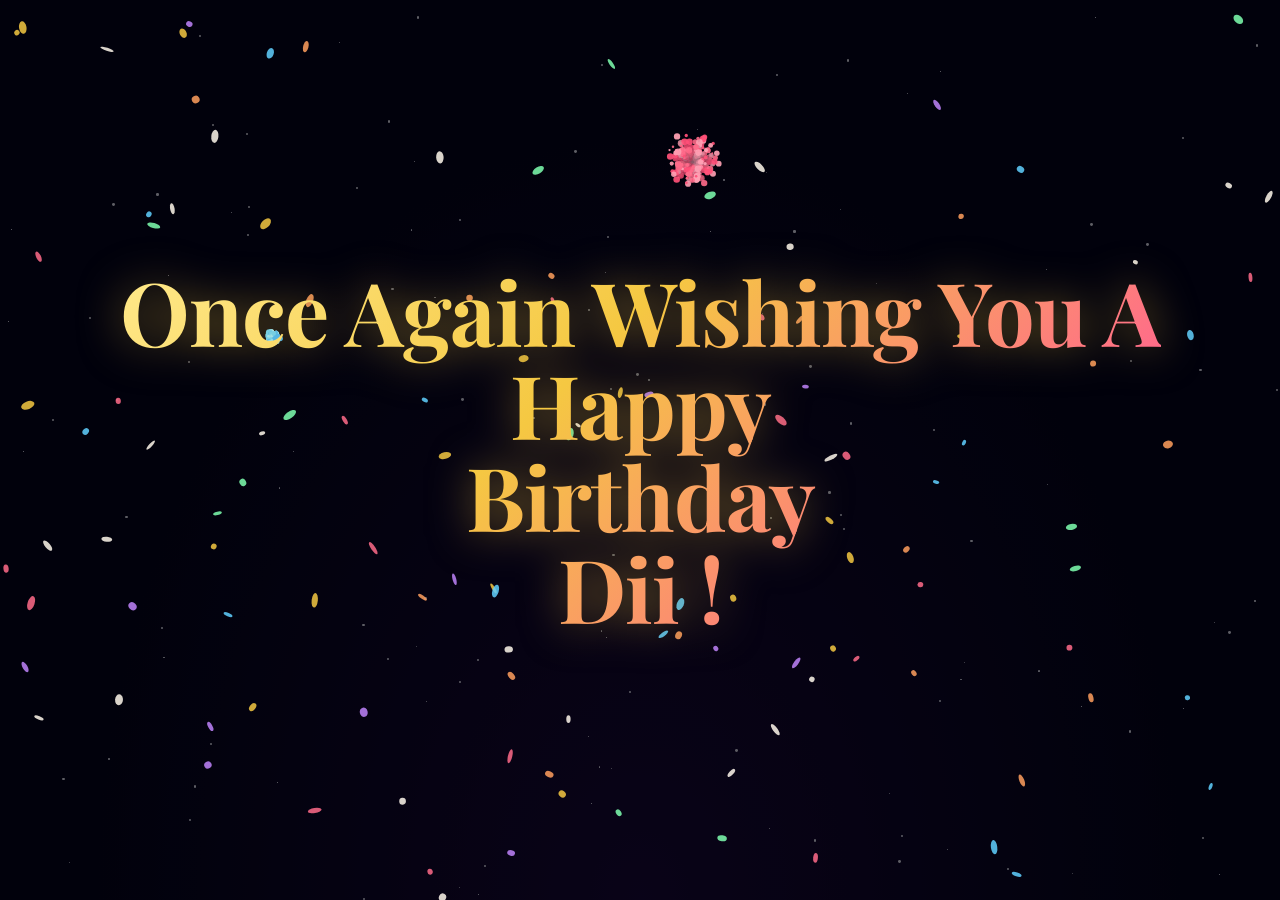
<file: surprise10.html>
<!DOCTYPE html>
<html lang="en">
<head>
<meta charset="UTF-8">
<meta name="viewport" content="width=device-width, initial-scale=1.0">
<title>Surprise 6</title>
<link href="https://fonts.googleapis.com/css2?family=Playfair+Display:ital,wght@0,700;1,400&family=Lato:wght@300;400&display=swap" rel="stylesheet">

<style>
*, *::before, *::after { box-sizing: border-box; margin: 0; padding: 0; }

:root {
  --gold: #f5c842;
  --gold-light: #ffe98a;
  --rose: #ff6b8a;
  --lavender: #c084fc;
  --sky: #60d0ff;
  --cream: #fff8ec;
}

html, body {
  width: 100%; height: 100%;
  overflow: hidden;
  background: #05050f;
  font-family: 'Lato', sans-serif;
}

/* ── NIGHT SKY ── */
#sky {
  position: fixed; inset: 0; z-index: 0;
  background: radial-gradient(ellipse at 50% 100%, #1a0a2e 0%, #05050f 60%);
}

/* ── STARS ── */
.star {
  position: absolute;
  border-radius: 50%;
  background: white;
  animation: twinkle var(--dur) infinite ease-in-out alternate;
}
@keyframes twinkle {
  from { opacity: 0.1; transform: scale(0.8); }
  to   { opacity: 1;   transform: scale(1.2); }
}

/* ── FIREWORK CANVAS ── */
#fw {
  position: fixed; inset: 0; z-index: 1;
  pointer-events: none;
}

/* ── CONFETTI CANVAS ── */
#cf {
  position: fixed; inset: 0; z-index: 2;
  pointer-events: none;
}

/* ── MAIN CONTENT ── */
#stage {
  position: fixed; inset: 0; z-index: 10;
  display: flex; flex-direction: column;
  align-items: center; justify-content: center;
  gap: clamp(12px, 3vh, 24px);
  padding: 20px;
}

/* ── HEADLINE ── */
#headline {
  font-family: 'Playfair Display', serif;
  font-weight: 700;
  font-size: clamp(36px, 11vw, 88px);
  line-height: 1.05;
  text-align: center;
  background: linear-gradient(135deg, var(--gold-light) 0%, var(--gold) 40%, var(--rose) 80%);
  -webkit-background-clip: text; -webkit-text-fill-color: transparent;
  background-clip: text;
  filter: drop-shadow(0 0 22px rgba(245,200,66,0.5));
  opacity: 0;
  transform: scale(0.85);
  transition: all 1s cubic-bezier(.34,1.56,.64,1) 0.4s;
  letter-spacing: -1px;
}
#headline.show { opacity: 1; transform: scale(1); }

/* ── SUBTITLE ── */
#sub {
  font-family: 'Playfair Display', serif;
  font-style: italic;
  font-size: clamp(14px, 3.5vw, 22px);
  color: var(--cream);
  text-align: center;
  max-width: 420px;
  line-height: 1.7;
  opacity: 0;
  transform: translateY(20px);
  transition: all 0.9s ease 1.1s;
}
#sub.show { opacity: 1; transform: translateY(0); }

/* ── DIVIDER ── */
#divider {
  width: 0; height: 1px;
  background: linear-gradient(90deg, transparent, var(--gold), transparent);
  transition: width 1.2s ease 1.6s;
}
#divider.show { width: clamp(160px, 50vw, 300px); }

/* ── BACK BUTTON ── */
.back-btn {
  position: fixed;
  bottom: 20px; right: 20px;
  background: var(--gold);
  color: #1a0a2e;
  padding: 10px 20px;
  border-radius: 25px;
  font-weight: 700;
  text-decoration: none;
  font-size: 14px;
  z-index: 100;
  opacity: 0;
  transition: opacity 0.8s ease 3s;
  box-shadow: 0 4px 20px rgba(245,200,66,0.4);
}
.back-btn.show { opacity: 1; }
.back-btn:hover { background: var(--gold-light); }

/* ── FLOATING HEARTS ── */
.heart {
  position: fixed;
  font-size: 18px;
  pointer-events: none;
  z-index: 3;
  animation: floatHeart linear forwards;
  opacity: 0;
}
@keyframes floatHeart {
  0%   { opacity: 0; transform: translateY(0) scale(0.5) rotate(-10deg); }
  15%  { opacity: 1; }
  85%  { opacity: 0.8; }
  100% { opacity: 0; transform: translateY(-80vh) scale(1.2) rotate(10deg); }
}
</style>
</head>

<body>

<div id="sky"></div>
<canvas id="fw"></canvas>
<canvas id="cf"></canvas>

<div id="stage">
  <div id="headline">Once Again Wishing You A<br>Happy<br>Birthday<br>Dii !</div>  
</div>

<a href="homepage.html" class="back-btn" id="backBtn">BACK ◀</a>

<script>
/* ─── STARS ─── */
(function(){
  const sky = document.getElementById('sky');
  for(let i=0;i<120;i++){
    const s = document.createElement('div');
    s.className = 'star';
    const sz = Math.random()*2.5+0.5;
    s.style.cssText = `
      width:${sz}px;height:${sz}px;
      top:${Math.random()*100}%;left:${Math.random()*100}%;
      --dur:${(Math.random()*2+1.5).toFixed(1)}s;
      animation-delay:${(Math.random()*3).toFixed(1)}s;
    `;
    sky.appendChild(s);
  }
})();

/* ─── REVEAL SEQUENCE ─── */
window.addEventListener('load', () => {
  setTimeout(()=> document.getElementById('headline').classList.add('show'), 500);
  setTimeout(()=> document.getElementById('sub').classList.add('show'), 900);

  setTimeout(()=> document.getElementById('backBtn').classList.add('show'), 2800);

  // start fireworks after a beat
  setTimeout(startFireworks, 800);
  setTimeout(startConfetti, 1200);
  setTimeout(startHearts, 2000);
});

/* ─── FIREWORKS ─── */
const fwCanvas = document.getElementById('fw');
const fwCtx = fwCanvas.getContext('2d');
let particles = [];

function resizeFW(){
  fwCanvas.width = window.innerWidth;
  fwCanvas.height = window.innerHeight;
}
resizeFW();
window.addEventListener('resize', resizeFW);

class Particle {
  constructor(x,y,color){
    this.x=x; this.y=y;
    this.color=color;
    const angle = Math.random()*Math.PI*2;
    const speed = Math.random()*5+2;
    this.vx = Math.cos(angle)*speed;
    this.vy = Math.sin(angle)*speed - 1.5;
    this.alpha=1;
    this.decay = Math.random()*0.015+0.012;
    this.r = Math.random()*2.5+1;
    this.trail = [];
  }
  update(){
    this.trail.push({x:this.x, y:this.y});
    if(this.trail.length>6) this.trail.shift();
    this.vy += 0.08;
    this.vx *= 0.98;
    this.x += this.vx; this.y += this.vy;
    this.alpha -= this.decay;
  }
  draw(ctx){
    // trail
    for(let i=0;i<this.trail.length;i++){
      ctx.beginPath();
      ctx.arc(this.trail[i].x, this.trail[i].y, this.r*(i/this.trail.length)*0.7,0,Math.PI*2);
      ctx.fillStyle = this.color.replace('1)',`${(this.alpha*(i/this.trail.length)*0.4).toFixed(2)})`);
      ctx.fill();
    }
    ctx.beginPath();
    ctx.arc(this.x,this.y,this.r,0,Math.PI*2);
    ctx.fillStyle = this.color.replace('1)',`${this.alpha.toFixed(2)}`+')');
    ctx.fill();
  }
}

function explode(x,y){
  const palettes = [
    ['rgba(255,215,0,1)','rgba(255,180,50,1)','rgba(255,240,100,1)'],
    ['rgba(255,107,138,1)','rgba(255,160,180,1)','rgba(255,80,120,1)'],
    ['rgba(96,208,255,1)','rgba(150,230,255,1)','rgba(60,180,255,1)'],
    ['rgba(192,132,252,1)','rgba(220,170,255,1)','rgba(160,100,240,1)'],
    ['rgba(110,255,160,1)','rgba(80,220,130,1)','rgba(160,255,200,1)'],
  ];
  const pal = palettes[Math.floor(Math.random()*palettes.length)];
  for(let i=0;i<90;i++){
    particles.push(new Particle(x,y, pal[Math.floor(Math.random()*pal.length)]));
  }
}

let fwRunning = false;
function startFireworks(){
  fwRunning = true;
  fwLoop();
  // schedule bursts
  function burst(){
    if(!fwRunning) return;
    const x = window.innerWidth * (0.15 + Math.random()*0.7);
    const y = window.innerHeight * (0.1 + Math.random()*0.45);
    explode(x,y);
    setTimeout(burst, 500 + Math.random()*1200);
  }
  burst();
}

function fwLoop(){
  fwCtx.fillStyle = 'rgba(5,5,15,0.18)';
  fwCtx.fillRect(0,0,fwCanvas.width,fwCanvas.height);
  particles = particles.filter(p=>p.alpha>0.02);
  particles.forEach(p=>{ p.update(); p.draw(fwCtx); });
  requestAnimationFrame(fwLoop);
}

/* ─── CONFETTI ─── */
const cfCanvas = document.getElementById('cf');
const cfCtx = cfCanvas.getContext('2d');
let confettis = [];

function resizeCF(){
  cfCanvas.width = window.innerWidth;
  cfCanvas.height = window.innerHeight;
}
resizeCF();
window.addEventListener('resize', resizeCF);

class Confetto {
  constructor(){
    this.reset(true);
  }
  reset(init=false){
    this.x = Math.random()*cfCanvas.width;
    this.y = init ? Math.random()*cfCanvas.height : -20;
    this.w = Math.random()*10+5;
    this.h = Math.random()*5+3;
    this.angle = Math.random()*Math.PI*2;
    this.spin = (Math.random()-0.5)*0.18;
    this.vy = Math.random()*2+1;
    this.vx = (Math.random()-0.5)*1.2;
    const cols = ['#f5c842','#ff6b8a','#c084fc','#60d0ff','#ff9f5e','#7fffb0','#fff8ec'];
    this.color = cols[Math.floor(Math.random()*cols.length)];
    this.alpha = 0.85;
  }
  update(){
    this.y+=this.vy; this.x+=this.vx;
    this.angle+=this.spin;
    if(this.y>cfCanvas.height+20) this.reset();
  }
  draw(ctx){
    ctx.save();
    ctx.globalAlpha=this.alpha;
    ctx.translate(this.x,this.y);
    ctx.rotate(this.angle);
    ctx.fillStyle=this.color;
    ctx.beginPath();
    ctx.ellipse(0,0,this.w/2,this.h/2,0,0,Math.PI*2);
    ctx.fill();
    ctx.restore();
  }
}

function startConfetti(){
  for(let i=0;i<120;i++) confettis.push(new Confetto());
  cfLoop();
}
function cfLoop(){
  cfCtx.clearRect(0,0,cfCanvas.width,cfCanvas.height);
  confettis.forEach(c=>{ c.update(); c.draw(cfCtx); });
  requestAnimationFrame(cfLoop);
}

</script>
</body>
</html>
</file>
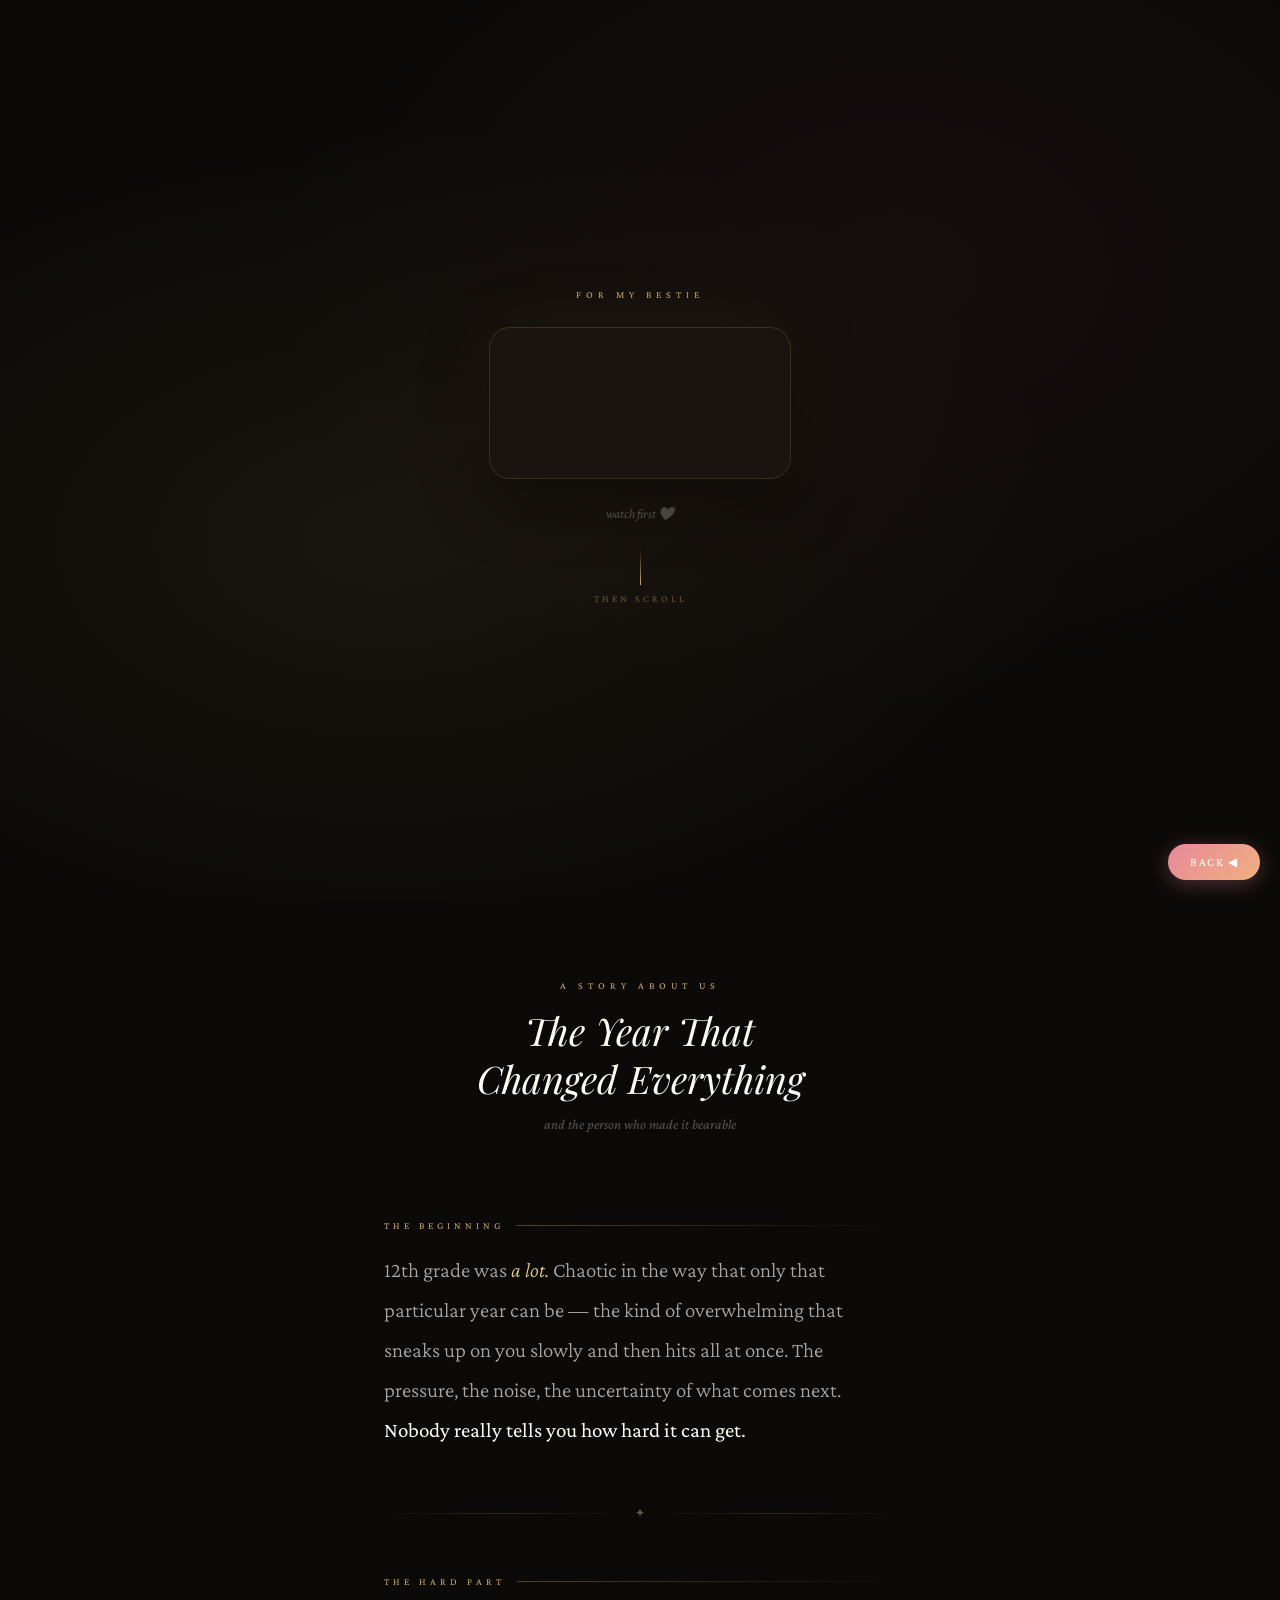
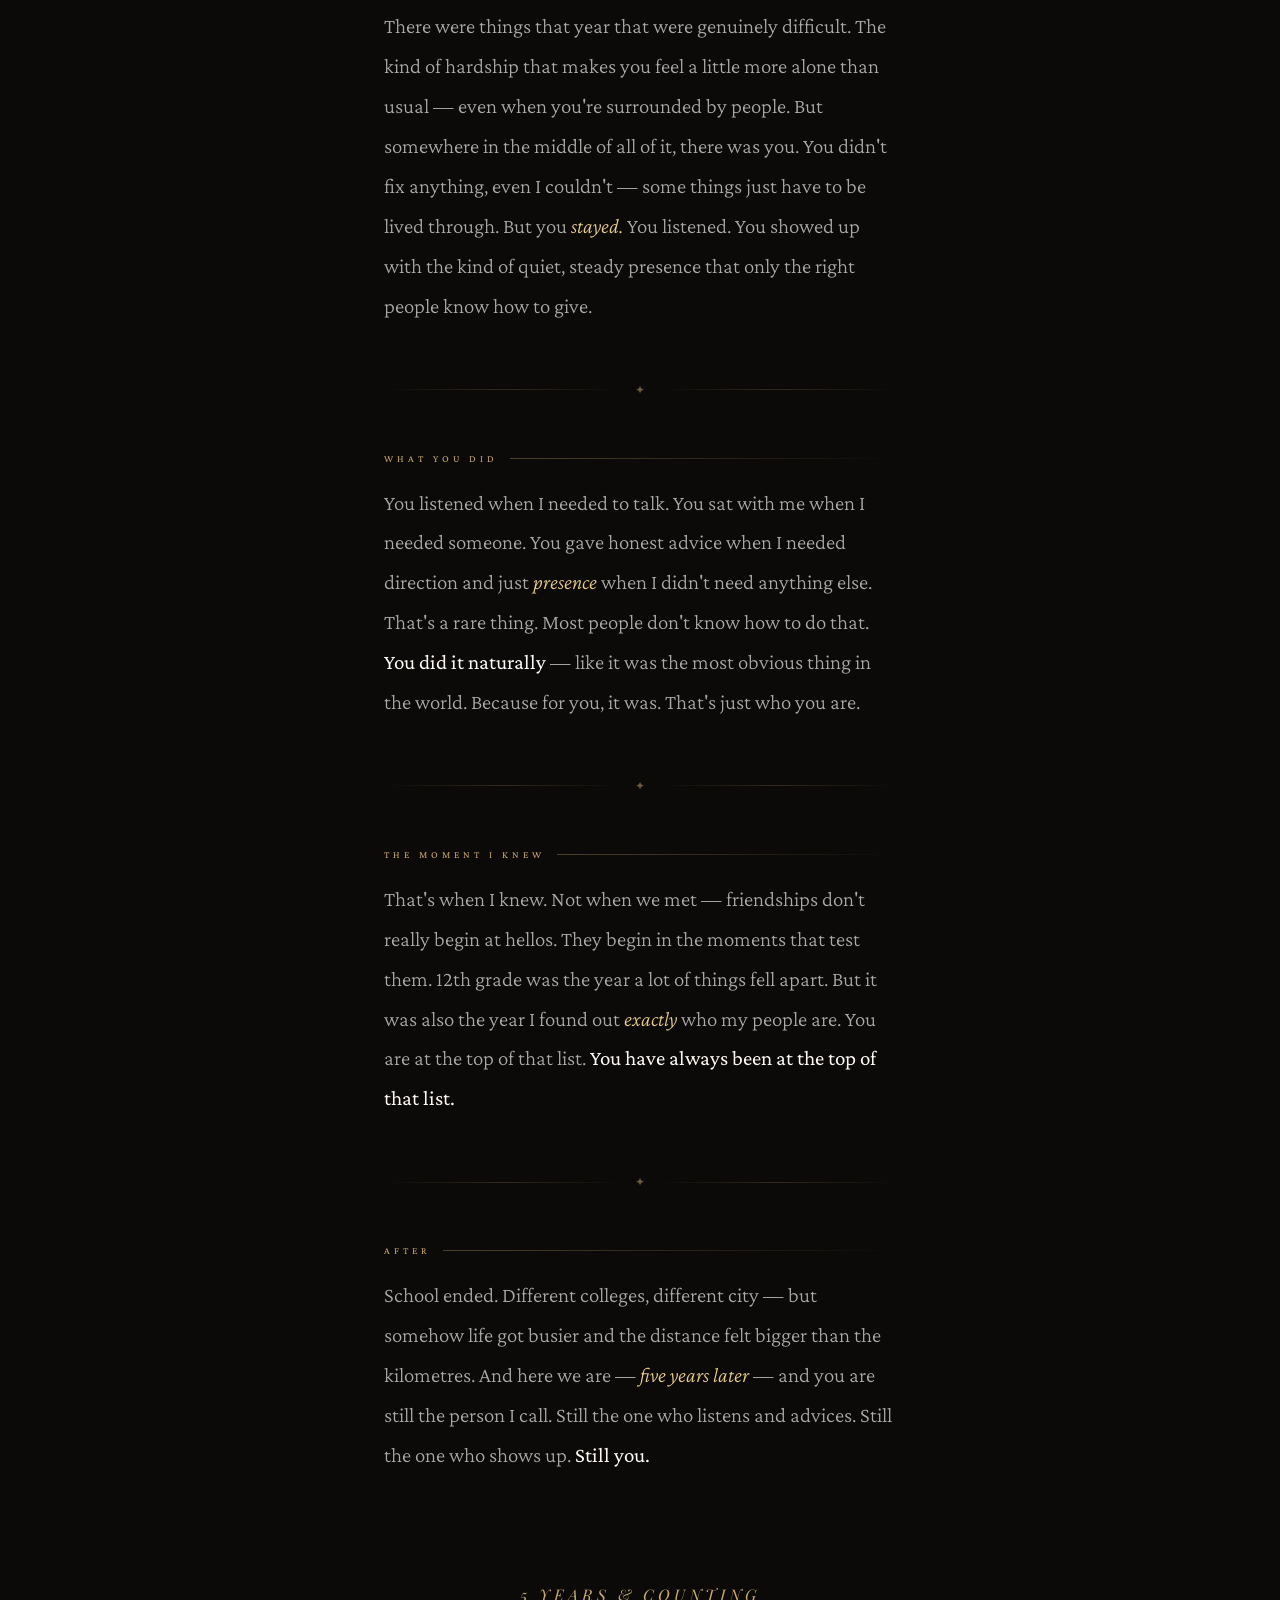
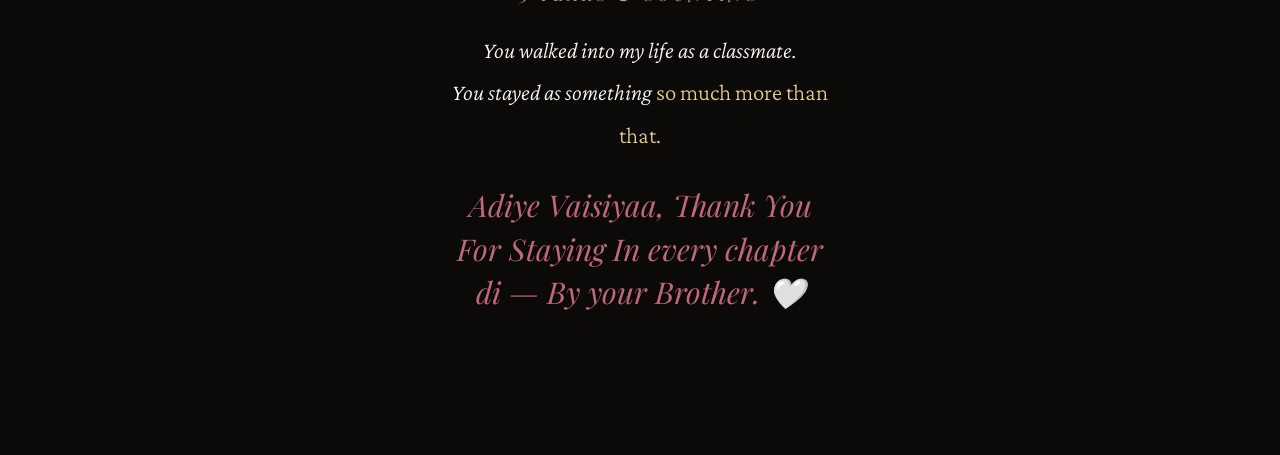
<file: surprise2.html>
<!DOCTYPE html>
<html lang="en">
<head>
<meta charset="UTF-8">
<meta name="viewport" content="width=device-width, initial-scale=1.0, viewport-fit=cover">
<title>Surprise 5</title>
<link href="https://fonts.googleapis.com/css2?family=Playfair+Display:ital,wght@0,400;0,700;1,400&family=Crimson+Pro:ital,wght@0,300;0,400;1,300;1,400&display=swap" rel="stylesheet">

<style>
*, *::before, *::after { box-sizing: border-box; margin: 0; padding: 0; }

:root {
  --bg: #0c0a08;
  --gold: #c9a96e;
  --gold-light: #e8cc8a;
  --white: #fdfaf4;
  --rose: #c06878;
  --ink-soft: rgba(255,255,255,0.65);
}

html { scroll-behavior: smooth; }

body {
  background: var(--bg);
  min-height: 100vh;
  font-family: 'Crimson Pro', Georgia, serif;
  overflow-x: hidden;
  position: relative;
  overscroll-behavior-y: contain;
}

body::before {
  content: '';
  position: fixed; inset: 0;
  background:
    radial-gradient(ellipse at 30% 60%, rgba(201,169,110,0.07) 0%, transparent 55%),
    radial-gradient(ellipse at 70% 30%, rgba(192,104,120,0.05) 0%, transparent 50%);
  pointer-events: none;
  z-index: 0;
}

.particle {
  position: fixed;
  border-radius: 50%;
  background: var(--gold);
  pointer-events: none;
  z-index: 1;
  animation: drift linear infinite;
  opacity: 0;
}
@keyframes drift {
  0%   { transform: translateY(100vh); opacity: 0; }
  10%  { opacity: 0.35; }
  90%  { opacity: 0.08; }
  100% { transform: translateY(-10vh); opacity: 0; }
}

.wrapper {
  position: relative;
  z-index: 2;
  max-width: 560px;
  margin: 0 auto;
  padding: 0 0 100px;
}

/* ── VIDEO SECTION ── */
#video-section {
  min-height: 100svh;
  display: flex;
  flex-direction: column;
  align-items: center;
  justify-content: center;
  padding: 40px 24px 48px;
  gap: 28px;
  position: relative;
}

.video-tag {
  font-size: 10px;
  letter-spacing: 5px;
  text-transform: uppercase;
  color: var(--gold);
  text-align: center;
  opacity: 0;
  animation: fadeIn 1s ease 0.4s forwards;
}

@keyframes fadeIn { to { opacity: 1; } }
@keyframes fadeUp {
  from { opacity: 0; transform: translateY(16px); }
  to   { opacity: 1; transform: translateY(0); }
}

.video-frame {
  width: 100%;
  max-width: 300px;
  position: relative;
  border-radius: 20px;
  overflow: hidden;
  background: #1a1410;
  box-shadow:
    0 0 0 1px rgba(201,169,110,0.2),
    0 20px 60px rgba(0,0,0,0.5),
    0 0 80px rgba(201,169,110,0.08);
  opacity: 0;
  animation: fadeUp 1s cubic-bezier(.22,1,.36,1) 0.7s forwards;
}

.video-frame video {
  width: 100%;
  display: block;
  border-radius: 20px;
}

#playOverlay {
  position: absolute; inset: 0;
  display: flex;
  align-items: center;
  justify-content: center;
  background: rgba(12,10,8,0.35);
  border-radius: 20px;
  opacity: 0;
  pointer-events: none;
  transition: opacity 0.3s ease;
}
#playOverlay.show { opacity: 1; pointer-events: auto; }

.play-btn {
  width: 60px; height: 60px;
  border-radius: 50%;
  background: rgba(255,255,255,0.12);
  backdrop-filter: blur(8px);
  border: 1.5px solid rgba(201,169,110,0.5);
  display: flex; align-items: center; justify-content: center;
  font-size: 22px;
  cursor: pointer;
  color: var(--gold-light);
  transition: transform 0.2s, background 0.2s;
  -webkit-tap-highlight-color: transparent;
}
.play-btn:hover { background: rgba(201,169,110,0.2); transform: scale(1.08); }

.video-caption {
  font-size: 13px;
  color: rgba(255,255,255,0.3);
  text-align: center;
  font-style: italic;
  opacity: 0;
  animation: fadeIn 1s ease 1.4s forwards;
}

.scroll-hint {
  display: flex;
  flex-direction: column;
  align-items: center;
  gap: 8px;
  opacity: 0;
  animation: fadeIn 1s ease 2.2s forwards;
}
.scroll-line {
  width: 1px; height: 36px;
  background: linear-gradient(to bottom, transparent, var(--gold));
  animation: scrollPulse 2s infinite ease-in-out;
}
@keyframes scrollPulse {
  0%,100% { opacity: 0.3; }
  50%      { opacity: 1; }
}
.scroll-text {
  font-size: 10px;
  letter-spacing: 3px;
  text-transform: uppercase;
  color: rgba(201,169,110,0.45);
}

/* ── STORY SECTION ── */
#story-section { padding: 20px 0 0; }

.chapter-opener {
  text-align: center;
  padding: 60px 24px 40px;
  opacity: 0;
  transform: translateY(30px);
  transition: opacity 0.9s ease, transform 0.9s ease;
}
.chapter-opener.visible { opacity: 1; transform: translateY(0); }

.chapter-eyebrow {
  font-size: 10px;
  letter-spacing: 5px;
  text-transform: uppercase;
  color: var(--gold);
  margin-bottom: 16px;
}

.chapter-heading {
  font-family: 'Playfair Display', serif;
  font-style: italic;
  font-size: clamp(24px, 7vw, 38px);
  color: var(--white);
  line-height: 1.25;
  margin-bottom: 14px;
}

.chapter-sub {
  font-size: 14px;
  color: rgba(255,255,255,0.3);
  font-style: italic;
}

.story-block {
  padding: 48px 24px;
  opacity: 0;
  transform: translateY(32px);
  transition: opacity 0.85s cubic-bezier(.22,1,.36,1), transform 0.85s cubic-bezier(.22,1,.36,1);
}
.story-block.visible { opacity: 1; transform: translateY(0); }

.block-label {
  font-size: 10px;
  letter-spacing: 4px;
  text-transform: uppercase;
  color: var(--gold);
  margin-bottom: 20px;
  display: flex;
  align-items: center;
  gap: 12px;
}
.block-label::after {
  content: '';
  flex: 1; height: 1px;
  background: linear-gradient(90deg, rgba(201,169,110,0.35), transparent);
}

.story-text {
  font-size: clamp(17px, 4.5vw, 21px);
  color: var(--ink-soft);
  line-height: 1.9;
  font-weight: 300;
}
.story-text em { font-style: italic; color: var(--gold-light); }
.story-text strong { font-weight: 400; color: var(--white); }

.pull-quote {
  border-left: 2px solid var(--gold);
  padding: 18px 0 18px 24px;
  margin: 28px 0;
}
.pull-quote p {
  font-family: 'Playfair Display', serif;
  font-style: italic;
  font-size: clamp(18px, 5vw, 24px);
  color: var(--gold-light);
  line-height: 1.5;
}

.story-divider {
  display: flex;
  align-items: center;
  gap: 14px;
  padding: 8px 24px;
  opacity: 0;
  transition: opacity 0.7s ease;
}
.story-divider.visible { opacity: 1; }
.divider-line {
  flex: 1; height: 1px;
  background: linear-gradient(90deg, transparent, rgba(201,169,110,0.2), transparent);
}
.divider-icon { color: var(--gold); font-size: 12px; opacity: 0.5; }

/* ── CLOSING ── */
.closing {
  padding: 60px 24px 40px;
  text-align: center;
  opacity: 0;
  transform: translateY(30px);
  transition: opacity 0.9s ease, transform 0.9s ease;
}
.closing.visible { opacity: 1; transform: translateY(0); }

.closing-ornament { font-size: 32px; display: block; margin-bottom: 20px; }

.closing-years {
  font-family: 'Playfair Display', serif;
  font-size: clamp(13px, 3.5vw, 16px);
  color: var(--gold);
  letter-spacing: 4px;
  text-transform: uppercase;
  margin-bottom: 24px;
  font-style: italic;
}

.closing-text {
  font-size: clamp(17px, 4.8vw, 23px);
  color: var(--white);
  line-height: 1.85;
  font-weight: 300;
  font-style: italic;
  max-width: 420px;
  margin: 0 auto 28px;
}
.closing-text em { color: var(--gold-light); font-style: normal; }

.choc-note {
  display: inline-flex;
  align-items: center;
  gap: 8px;
  background: rgba(201,169,110,0.07);
  border: 1px solid rgba(201,169,110,0.18);
  border-radius: 30px;
  padding: 9px 18px;
  font-size: 13px;
  color: rgba(255,255,255,0.4);
  font-style: italic;
  margin-bottom: 36px;
}

.final-line {
  font-family: 'Playfair Display', serif;
  font-style: italic;
  font-size: clamp(20px, 6vw, 30px);
  color: var(--rose);
  line-height: 1.45;
  max-width: 380px;
  margin: 0 auto;
}

/* ── BACK BTN ── */
.back-btn {
  position: fixed;
  bottom: max(20px, env(safe-area-inset-bottom));
  right: 20px;
  background: linear-gradient(135deg, #e8899a, #f0b080);
  padding: 11px 22px;
  border-radius: 30px;
  text-decoration: none;
  color: white;
  font-weight: 400;
  font-size: 12px;
  letter-spacing: 1.5px;
  text-transform: uppercase;
  z-index: 100;
  box-shadow: 0 4px 20px rgba(232,137,154,0.3);
  font-family: 'Crimson Pro', serif;
  transition: transform 0.2s, box-shadow 0.2s;
  -webkit-tap-highlight-color: transparent;
}
.back-btn:hover { transform: translateY(-1px); box-shadow: 0 6px 28px rgba(232,137,154,0.45); }
</style>
</head>
<body>

<div id="particles"></div>

<div class="wrapper">

  <!-- PART 1: VIDEO -->
  <div id="video-section">
    <div class="video-tag">for my bestie</div>

    <div class="video-frame">
      <video id="video" autoplay muted playsinline webkit-playsinline>
        <source src="images/video.mp4" type="video/mp4">
      </video>
      <div id="playOverlay">
        <div class="play-btn" onclick="replayVideo()">▶</div>
      </div>
    </div>

    <div class="video-caption">watch first 🤍</div>

    <div class="scroll-hint">
      <div class="scroll-line"></div>
      <div class="scroll-text">then scroll</div>
    </div>
  </div>

  <!-- PART 2: STORY -->
  <div id="story-section">

    <div class="chapter-opener" data-reveal>
      <div class="chapter-eyebrow">a story about us</div>
      <div class="chapter-heading">The Year That<br>Changed Everything</div>
      <div class="chapter-sub">and the person who made it bearable</div>
    </div>

    <div class="story-block" data-reveal>
      <div class="block-label">The beginning</div>
      <div class="story-text">
        12th grade was <em>a lot.</em> Chaotic in the way that only that particular year can be —
        the kind of overwhelming that sneaks up on you slowly and then hits all at once.
        The pressure, the noise, the uncertainty of what comes next.
        <strong>Nobody really tells you how hard it can get.</strong>
      </div>
    </div>

    <div class="story-divider" data-reveal>
      <div class="divider-line"></div><div class="divider-icon">✦</div><div class="divider-line"></div>
    </div>

    <div class="story-block" data-reveal>
      <div class="block-label">The hard part</div>
      <div class="story-text">
        There were things that year that were genuinely difficult.
        The kind of hardship that makes you feel a little more alone than usual —
        even when you're surrounded by people.
        But somewhere in the middle of all of it, there was you.
        You didn't fix anything, even I couldn't —
        some things just have to be lived through.
        But you <em>stayed.</em> You listened.
        You showed up with the kind of quiet, steady presence
        that only the right people know how to give.
      </div>
    </div>

    <div class="story-divider" data-reveal>
      <div class="divider-line"></div><div class="divider-icon">✦</div><div class="divider-line"></div>
    </div>

    <div class="story-block" data-reveal>
      <div class="block-label">What you did</div>
      <div class="story-text">
        You listened when I needed to talk.
        You sat with me when I needed someone.
        You gave honest advice when I needed direction
        and just <em>presence</em> when I didn't need anything else.
        That's a rare thing. Most people don't know how to do that.
        <strong>You did it naturally</strong> — like it was the most obvious thing in the world.
        Because for you, it was. That's just who you are.
      </div>
    </div>

    <div class="story-divider" data-reveal>
      <div class="divider-line"></div><div class="divider-icon">✦</div><div class="divider-line"></div>
    </div>

    <div class="story-block" data-reveal>
      <div class="block-label">The moment I knew</div>
      <div class="story-text">
        That's when I knew.
        Not when we met — friendships don't really begin at hellos.
        They begin in the moments that test them.
        12th grade was the year a lot of things fell apart.
        But it was also the year I found out
        <em>exactly</em> who my people are.
        You are at the top of that list.
        <strong>You have always been at the top of that list.</strong>
      </div>
    </div>

    <div class="story-divider" data-reveal>
      <div class="divider-line"></div><div class="divider-icon">✦</div><div class="divider-line"></div>
    </div>

    <div class="story-block" data-reveal>
      <div class="block-label">After</div>
      <div class="story-text">
        School ended. Different colleges, different city —
        but somehow life got busier and the distance felt bigger than the kilometres.
        And here we are — <em>five years later</em> —
        and you are still the person I call.
        Still the one who listens and advices.
        Still the one who shows up.
        <strong>Still you.</strong>
      </div>
    </div>

    <div class="closing" data-reveal>
      <div class="closing-years">5 years & counting</div>
      <div class="closing-text">
        You walked into my life as a classmate.<br>
        You stayed as something
        <em>so much more than that.</em>
      </div>
      <div class="final-line">
        Adiye Vaisiyaa, Thank You For
        Staying In every chapter di — By your Brother. 🤍
      </div>
    </div>

  </div>
</div>

<a href="homepage.html" class="back-btn">BACK ◀</a>

<script>
/* PARTICLES */
const pc = document.getElementById('particles');
for (let i = 0; i < 20; i++) {
  const p = document.createElement('div');
  p.className = 'particle';
  const sz = Math.random() * 2 + 1;
  p.style.cssText = `width:${sz}px;height:${sz}px;left:${Math.random()*100}vw;animation-duration:${14+Math.random()*12}s;animation-delay:${Math.random()*12}s;`;
  pc.appendChild(p);
}

/* VIDEO */
const video = document.getElementById('video');
const overlay = document.getElementById('playOverlay');
video.onended = () => overlay.classList.add('show');
function replayVideo() {
  video.currentTime = 0;
  video.play();
  overlay.classList.remove('show');
}

/* SCROLL REVEAL */
const observer = new IntersectionObserver((entries) => {
  entries.forEach(e => { if (e.isIntersecting) e.target.classList.add('visible'); });
}, { threshold: 0.12 });
document.querySelectorAll('[data-reveal]').forEach(el => observer.observe(el));
</script>

</body>
</html>
</file>
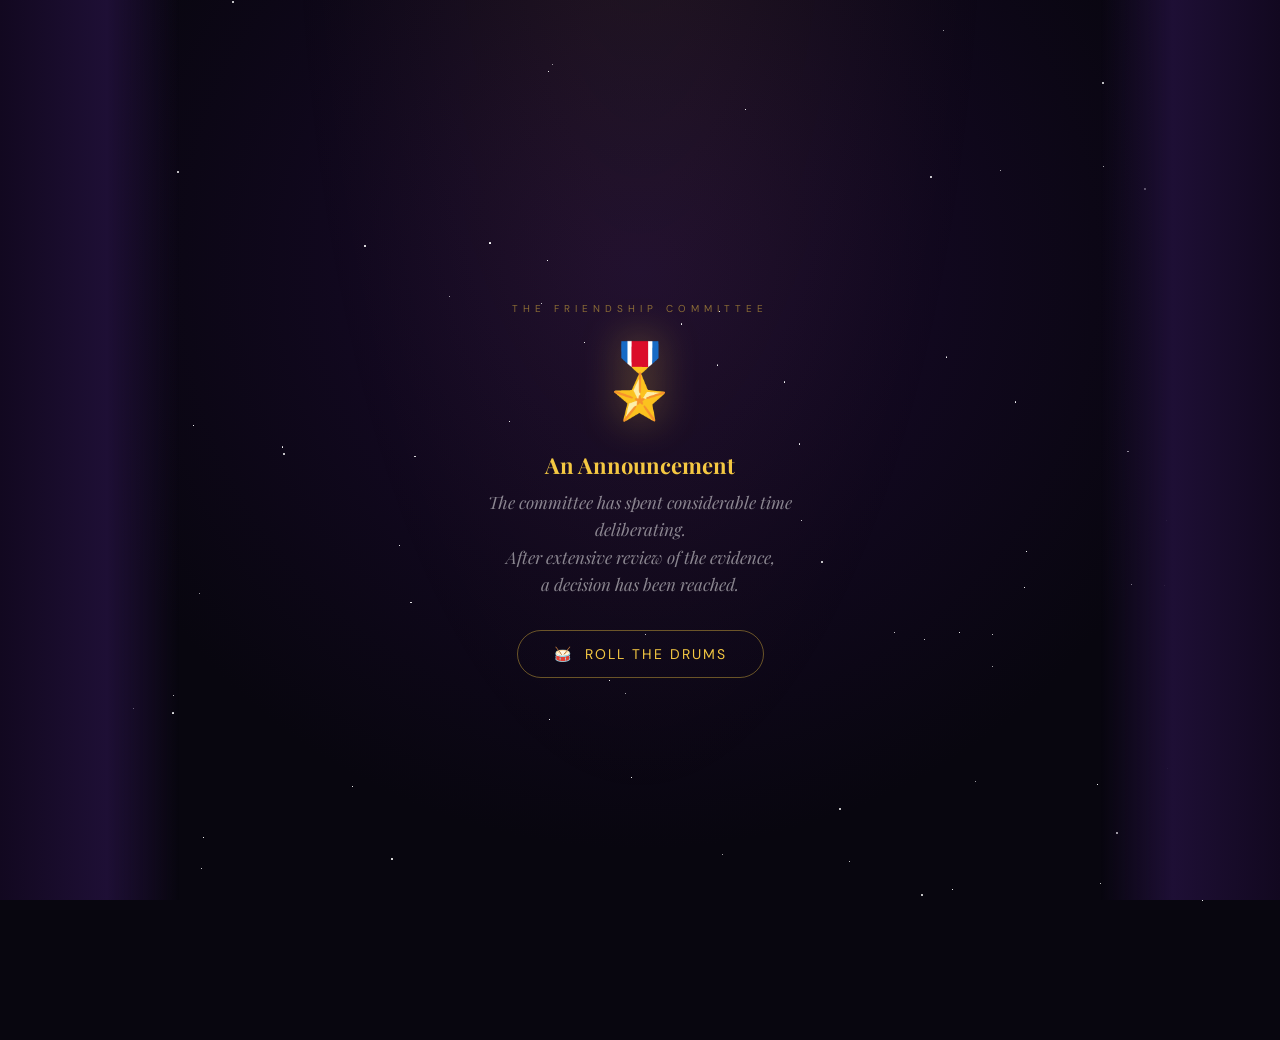
<file: surprise6.html>
<!DOCTYPE html>
<html lang="en">
<head>
<meta charset="UTF-8">
<meta name="viewport" content="width=device-width, initial-scale=1.0, viewport-fit=cover">
<title>Surprise 4</title>
<link href="https://fonts.googleapis.com/css2?family=Playfair+Display:ital,wght@0,400;0,700;1,400;1,700&family=Crimson+Pro:ital,wght@0,300;0,400;1,300;1,400&family=DM+Sans:wght@300;400&display=swap" rel="stylesheet">

<style>
*, *::before, *::after { box-sizing: border-box; margin: 0; padding: 0; }
 
:root {
  --bg: #08060f;
  --gold: #f5c842;
  --gold-soft: #e8b830;
  --gold-faint: rgba(245,200,66,0.12);
  --cream: #fdfaf0;
  --white: #ffffff;
  --rose: #e8899a;
}
 
html { scroll-behavior: smooth; }
 
body {
  background: var(--bg);
  font-family: 'DM Sans', sans-serif;
  min-height: 100vh;
  overflow-x: hidden;
  /* KEY FIX: allow normal scrolling */
  overflow-y: auto;
  overscroll-behavior-y: contain;
}
 
/* ── STAGE BG ── */
#stage-bg {
  position: fixed; inset: 0;
  background: radial-gradient(ellipse at 50% 30%, #1a0a2e 0%, #08060f 65%);
  z-index: 0;
}
#stage-bg::before {
  content: '';
  position: fixed; top: -20%; left: 50%;
  transform: translateX(-50%);
  width: 60vw; height: 120vh;
  background: radial-gradient(ellipse at 50% 0%, rgba(245,200,66,0.07) 0%, transparent 65%);
  pointer-events: none;
}
 
.curtain {
  position: fixed; top: 0; bottom: 0;
  width: 14vw; z-index: 2; pointer-events: none;
}
.curtain-left  { left: 0;  background: linear-gradient(90deg, #120820, #1e0f35 60%, transparent); }
.curtain-right { right: 0; background: linear-gradient(270deg, #120820, #1e0f35 60%, transparent); }
 
.star {
  position: fixed; border-radius: 50%; background: white;
  animation: twinkle var(--dur) infinite ease-in-out alternate; z-index: 1;
}
@keyframes twinkle {
  from { opacity: 0.05; transform: scale(0.7); }
  to   { opacity: 0.6;  transform: scale(1.3); }
}
 
/* ── WRAPPER — scrollable ── */
.wrapper {
  position: relative;
  z-index: 3;
  min-height: 100svh;
  display: flex;
  flex-direction: column;
  align-items: center;
  padding: max(40px, env(safe-area-inset-top)) 20px max(100px, env(safe-area-inset-bottom));
}
 
/* ── PHASE 1: OPENING ── */
#phase-opening {
  width: 100%; max-width: 480px;
  text-align: center;
  display: flex; flex-direction: column;
  align-items: center; gap: 20px;
  min-height: 100svh;
  justify-content: center;
}
 
.committee-tag {
  font-size: 10px; letter-spacing: 5px;
  text-transform: uppercase;
  color: rgba(245,200,66,0.5);
  opacity: 0; animation: fadeIn 1s ease 0.3s forwards;
}
@keyframes fadeIn { to { opacity: 1; } }
@keyframes fadeUp {
  from { opacity: 0; transform: translateY(20px); }
  to   { opacity: 1; transform: translateY(0); }
}
 
.opening-icon {
  font-size: clamp(48px, 14vw, 72px);
  opacity: 0; animation: fadeUp 0.9s cubic-bezier(.34,1.56,.64,1) 0.6s forwards;
  filter: drop-shadow(0 0 20px rgba(245,200,66,0.4));
}
 
.opening-title {
  font-family: 'Playfair Display', serif;
  font-style: italic;
  font-size: clamp(13px, 3.5vw, 17px);
  color: rgba(255,255,255,0.5); line-height: 1.6;
  max-width: 320px;
  opacity: 0; animation: fadeUp 0.8s ease 1s forwards;
}
.opening-title strong {
  color: var(--gold); font-style: normal; font-weight: 700;
  display: block; font-size: clamp(16px, 4.5vw, 22px); margin-bottom: 6px;
}
 
.drumroll-btn {
  margin-top: 12px;
  background: transparent;
  border: 1.5px solid rgba(245,200,66,0.4);
  color: var(--gold);
  padding: 14px 36px; border-radius: 50px;
  font-size: 14px; font-family: 'DM Sans', sans-serif;
  letter-spacing: 2px; text-transform: uppercase;
  cursor: pointer;
  opacity: 0; animation: fadeUp 0.8s ease 1.4s forwards;
  transition: background 0.2s, border-color 0.2s, transform 0.15s;
  -webkit-tap-highlight-color: transparent;
}
.drumroll-btn:hover { background: var(--gold-faint); border-color: var(--gold); transform: translateY(-2px); }
.drumroll-btn:active { transform: scale(0.96); }
 
/* ── PHASE 2: DRUMROLL ── */
#phase-drumroll {
  display: none; flex-direction: column;
  align-items: center; justify-content: center;
  width: 100%; text-align: center; gap: 24px;
  min-height: 100svh;
}
 
.drumroll-text {
  font-family: 'Playfair Display', serif;
  font-style: italic;
  font-size: clamp(20px, 6vw, 30px);
  color: var(--cream);
  opacity: 0; animation: fadeIn 0.5s ease forwards;
}
 
.drumroll-dots { display: flex; gap: 10px; justify-content: center; }
.dr-dot {
  width: 10px; height: 10px; border-radius: 50%;
  background: var(--gold);
  animation: drBounce 0.4s infinite ease-in-out alternate;
}
.dr-dot:nth-child(2) { animation-delay: 0.13s; }
.dr-dot:nth-child(3) { animation-delay: 0.26s; }
.dr-dot:nth-child(4) { animation-delay: 0.39s; }
.dr-dot:nth-child(5) { animation-delay: 0.52s; }
@keyframes drBounce {
  from { transform: scaleY(0.4); opacity: 0.3; }
  to   { transform: scaleY(1.4); opacity: 1; }
}
 
/* ── PHASE 3: AWARD ── */
#phase-award {
  display: none; flex-direction: column;
  align-items: center; width: 100%; max-width: 480px;
  padding: 40px 0 20px;
}
 
/* CERTIFICATE */
.certificate {
  width: 100%;
  background: linear-gradient(160deg, #1a1008, #0f0a18);
  border: 1px solid rgba(245,200,66,0.25);
  border-radius: 20px;
  padding: clamp(24px, 6vw, 44px) clamp(20px, 5vw, 36px);
  position: relative; overflow: hidden;
  box-shadow:
    0 0 0 1px rgba(245,200,66,0.08),
    0 20px 60px rgba(0,0,0,0.5),
    0 0 80px rgba(245,200,66,0.06);
  opacity: 0; transform: scale(0.88) translateY(20px);
  transition: opacity 0.8s cubic-bezier(.22,1,.36,1), transform 0.8s cubic-bezier(.22,1,.36,1);
}
.certificate.show { opacity: 1; transform: scale(1) translateY(0); }
 
.cert-corner {
  position: absolute; font-size: 18px; opacity: 0.3; line-height: 1;
}
.cert-corner.tl { top: 12px; left: 14px; }
.cert-corner.tr { top: 12px; right: 14px; }
.cert-corner.bl { bottom: 12px; left: 14px; }
.cert-corner.br { bottom: 12px; right: 14px; }
 
.cert-ribbon { text-align: center; margin-bottom: 20px; }
.cert-ribbon-text {
  display: inline-block; font-size: 9px;
  letter-spacing: 4px; text-transform: uppercase;
  color: var(--gold-soft);
  border-top: 1px solid rgba(245,200,66,0.3);
  border-bottom: 1px solid rgba(245,200,66,0.3);
  padding: 5px 14px;
}
 
.cert-trophy {
  text-align: center;
  font-size: clamp(52px, 16vw, 80px);
  margin-bottom: 4px;
  filter: drop-shadow(0 0 24px rgba(245,200,66,0.5));
  animation: trophyFloat 3s infinite ease-in-out;
}
@keyframes trophyFloat {
  0%,100% { transform: translateY(0); }
  50%      { transform: translateY(-8px); }
}
 
.cert-award-label {
  text-align: center; font-size: 10px;
  letter-spacing: 3px; text-transform: uppercase;
  color: rgba(245,200,66,0.5); margin-bottom: 10px;
}
 
.cert-award-name {
  font-family: 'Playfair Display', serif;
  font-size: clamp(17px, 5vw, 24px);
  font-weight: 700; color: var(--gold);
  text-align: center; line-height: 1.3; margin-bottom: 6px;
  text-shadow: 0 0 30px rgba(245,200,66,0.3);
}
 
.cert-divider {
  display: flex; align-items: center; gap: 10px; margin: 16px 0;
}
.cert-divider-line { flex: 1; height: 1px; background: linear-gradient(90deg, transparent, rgba(245,200,66,0.3), transparent); }
.cert-divider-icon { color: var(--gold); font-size: 12px; opacity: 0.6; }
 
.cert-presented {
  text-align: center; font-size: 11px;
  letter-spacing: 2px; text-transform: uppercase;
  color: rgba(255,255,255,0.3); margin-bottom: 8px;
}
 
.cert-name {
  font-family: 'Playfair Display', serif;
  font-style: italic;
  font-size: clamp(26px, 8vw, 38px);
  color: var(--cream); text-align: center; margin-bottom: 20px;
}
 
.cert-citation {
  background: rgba(245,200,66,0.05);
  border: 1px solid rgba(245,200,66,0.12);
  border-radius: 12px; padding: 16px 18px; margin-bottom: 20px;
}
.cert-citation-label {
  font-size: 9px; letter-spacing: 3px;
  text-transform: uppercase;
  color: rgba(245,200,66,0.4); margin-bottom: 10px;
}
.cert-citation-text {
  font-family: 'Crimson Pro', serif;
  font-size: clamp(14px, 3.8vw, 17px);
  color: rgba(255,255,255,0.65);
  line-height: 1.8; font-weight: 300;
}
.cert-citation-text em { color: var(--gold); font-style: italic; }
 
.cert-sweet {
  font-family: 'Crimson Pro', serif;
  font-style: italic;
  font-size: clamp(15px, 4.2vw, 19px);
  color: var(--rose); text-align: center;
  line-height: 1.7; padding: 0 8px; margin-bottom: 20px;
}
 
.cert-seal {
  display: flex; align-items: center; justify-content: center; gap: 14px;
}
.seal-line { flex: 1; height: 1px; background: linear-gradient(90deg, transparent, rgba(245,200,66,0.2)); }
.seal-line.right { background: linear-gradient(270deg, transparent, rgba(245,200,66,0.2)); }
.seal-circle {
  width: 56px; height: 56px; border-radius: 50%;
  border: 1.5px solid rgba(245,200,66,0.4);
  display: flex; flex-direction: column;
  align-items: center; justify-content: center; gap: 1px;
  background: radial-gradient(circle, rgba(245,200,66,0.08), transparent);
}
.seal-emoji { font-size: 20px; }
.seal-text { font-size: 7px; letter-spacing: 1.5px; text-transform: uppercase; color: rgba(245,200,66,0.5); }
 
/* CONFETTI */
#cf { position: fixed; inset: 0; pointer-events: none; z-index: 10; }
 
/* BACK BTN */
.back-btn {
  position: fixed;
  bottom: max(20px, env(safe-area-inset-bottom)); right: 20px;
  background: linear-gradient(135deg, #e8899a, #f0b080);
  padding: 11px 22px; border-radius: 30px;
  text-decoration: none; color: white;
  font-weight: 400; font-size: 12px;
  letter-spacing: 1.5px; text-transform: uppercase;
  z-index: 100;
  box-shadow: 0 4px 20px rgba(232,137,154,0.3);
  font-family: 'DM Sans', sans-serif;
  opacity: 0; pointer-events: none;
  transition: opacity 0.6s ease, transform 0.2s, box-shadow 0.2s;
  -webkit-tap-highlight-color: transparent;
}
.back-btn.show { opacity: 1; pointer-events: auto; }
.back-btn:hover { transform: translateY(-1px); box-shadow: 0 6px 28px rgba(232,137,154,0.45); }
</style>
</head>
<body>
 
<div id="stage-bg"></div>
<div class="curtain curtain-left"></div>
<div class="curtain curtain-right"></div>
<canvas id="cf"></canvas>
 
<div class="wrapper">
 
  <!-- PHASE 1 -->
  <div id="phase-opening">
    <div class="committee-tag">The Friendship Committee</div>
    <div class="opening-icon">🎖️</div>
    <div class="opening-title">
      <strong>An Announcement</strong>
      The committee has spent considerable time deliberating.<br>
      After extensive review of the evidence,<br>
      a decision has been reached.
    </div>
    <button class="drumroll-btn" onclick="startDrumroll()">🥁 &nbsp;Roll the drums</button>
  </div>
 
  <!-- PHASE 2 -->
  <div id="phase-drumroll">
    <div class="drumroll-text">And the award goes to…</div>
    <div class="drumroll-dots">
      <div class="dr-dot"></div>
      <div class="dr-dot"></div>
      <div class="dr-dot"></div>
      <div class="dr-dot"></div>
      <div class="dr-dot"></div>
    </div>
  </div>
 
  <!-- PHASE 3 -->
  <div id="phase-award">
    <div class="certificate" id="cert">
      <span class="cert-corner tl">✦</span>
      <span class="cert-corner tr">✦</span>
      <span class="cert-corner bl">✦</span>
      <span class="cert-corner br">✦</span>
 
      <div class="cert-ribbon">
        <span class="cert-ribbon-text">Official Award Certificate · Friendship Committee</span>
      </div>
 
      <div class="cert-trophy">🏆</div>
 
      <div class="cert-award-label">Hereby presents</div>
      <div class="cert-award-name">The Lifetime Achievement Award<br>for Being Irreplaceable</div>
 
      <div class="cert-divider">
        <div class="cert-divider-line"></div>
        <div class="cert-divider-icon">✦</div>
        <div class="cert-divider-line"></div>
      </div>
 
      <div class="cert-presented">Presented to</div>
      <div class="cert-name">Vaisiyaa Varshinee R</div>
 
      <div class="cert-citation">
        <div class="cert-citation-label">Citation</div>
        <div class="cert-citation-text">
          In recognition of <em>five undefeated years</em> of showing up,
          receiving an unreasonable volume of texts and reels at all hours,
          of giving advice that was annoyingly correct most of the time,
          of eating chocolate with zero remorse and maximum dedication,
          and of somehow making every hard thing feel
          <em>slightly less hard</em> just by being there.
          <br><br>
          The committee also notes her exceptional record in
          <em>emotional support delivery</em>, her consistent performance
          in the field of making people feel genuinely seen,
          and her unmatched ability to be exactly what someone needs
          before they even know they need it.
        </div>
      </div>
 
      <div class="cert-sweet">
        There is no one like you, di.<br>
        There never will be.<br>
        And we are all better for it. 🤍
      </div>
 
      <div class="cert-seal">
        <div class="seal-line"></div>
        <div class="seal-circle">
          <span class="seal-emoji">🌸</span>
          <span class="seal-text">Official</span>
        </div>
        <div class="seal-line right"></div>
      </div>
    </div>
  </div>
 
</div>
 
<a href="homepage.html" class="back-btn" id="backBtn">BACK ◀</a>
 
<script>
/* STARS */
(function(){
  const bg = document.getElementById('stage-bg');
  for(let i=0;i<80;i++){
    const s=document.createElement('div');
    s.className='star';
    const sz=Math.random()*1.8+0.4;
    s.style.cssText=`width:${sz}px;height:${sz}px;top:${Math.random()*100}%;left:${Math.random()*100}%;--dur:${(Math.random()*2+1.5).toFixed(1)}s;animation-delay:${(Math.random()*4).toFixed(1)}s;`;
    bg.appendChild(s);
  }
})();
 
function startDrumroll() {
  document.getElementById('phase-opening').style.display = 'none';
  const dr = document.getElementById('phase-drumroll');
  dr.style.display = 'flex';
  setTimeout(revealAward, 2400);
}
 
function revealAward() {
  document.getElementById('phase-drumroll').style.display = 'none';
  const pa = document.getElementById('phase-award');
  pa.style.display = 'flex';
  // scroll to top so certificate is visible
  window.scrollTo({ top: 0, behavior: 'smooth' });
  requestAnimationFrame(() => requestAnimationFrame(() => {
    document.getElementById('cert').classList.add('show');
  }));
  setTimeout(startConfetti, 300);
  setTimeout(() => document.getElementById('backBtn').classList.add('show'), 1800);
}
 
/* CONFETTI */
const cfCanvas = document.getElementById('cf');
const cfCtx = cfCanvas.getContext('2d');
let confettis = [];
 
function resizeCF(){ cfCanvas.width=window.innerWidth; cfCanvas.height=window.innerHeight; }
resizeCF();
window.addEventListener('resize', resizeCF);
 
class Confetto {
  constructor(){ this.reset(true); }
  reset(init=false){
    this.x=Math.random()*cfCanvas.width;
    this.y=init?Math.random()*cfCanvas.height*0.5:-20;
    this.w=Math.random()*10+5; this.h=Math.random()*5+3;
    this.angle=Math.random()*Math.PI*2;
    this.spin=(Math.random()-0.5)*0.2;
    this.vy=Math.random()*2.5+1; this.vx=(Math.random()-0.5)*1.5;
    const cols=['#f5c842','#ff6b9d','#c084fc','#60d0ff','#ff9f5e','#7fffb0','#ffd700'];
    this.color=cols[Math.floor(Math.random()*cols.length)];
  }
  update(){ this.y+=this.vy; this.x+=this.vx; this.angle+=this.spin; if(this.y>cfCanvas.height+20) this.reset(); }
  draw(ctx){
    ctx.save(); ctx.globalAlpha=0.85;
    ctx.translate(this.x,this.y); ctx.rotate(this.angle);
    ctx.fillStyle=this.color; ctx.beginPath();
    ctx.ellipse(0,0,this.w/2,this.h/2,0,0,Math.PI*2); ctx.fill();
    ctx.restore();
  }
}
 
let cfRunning=false;
function startConfetti(){
  if(cfRunning) return; cfRunning=true;
  for(let i=0;i<100;i++) confettis.push(new Confetto());
  cfLoop();
  setTimeout(()=>{ cfRunning=false; },5000);
}
function cfLoop(){
  cfCtx.clearRect(0,0,cfCanvas.width,cfCanvas.height);
  confettis.forEach(c=>{ c.update(); c.draw(cfCtx); });
  if(confettis.some(c=>c.y<cfCanvas.height+20)) requestAnimationFrame(cfLoop);
  else { cfCtx.clearRect(0,0,cfCanvas.width,cfCanvas.height); confettis=[]; }
}
</script>
 
</body>
</html>
</file>
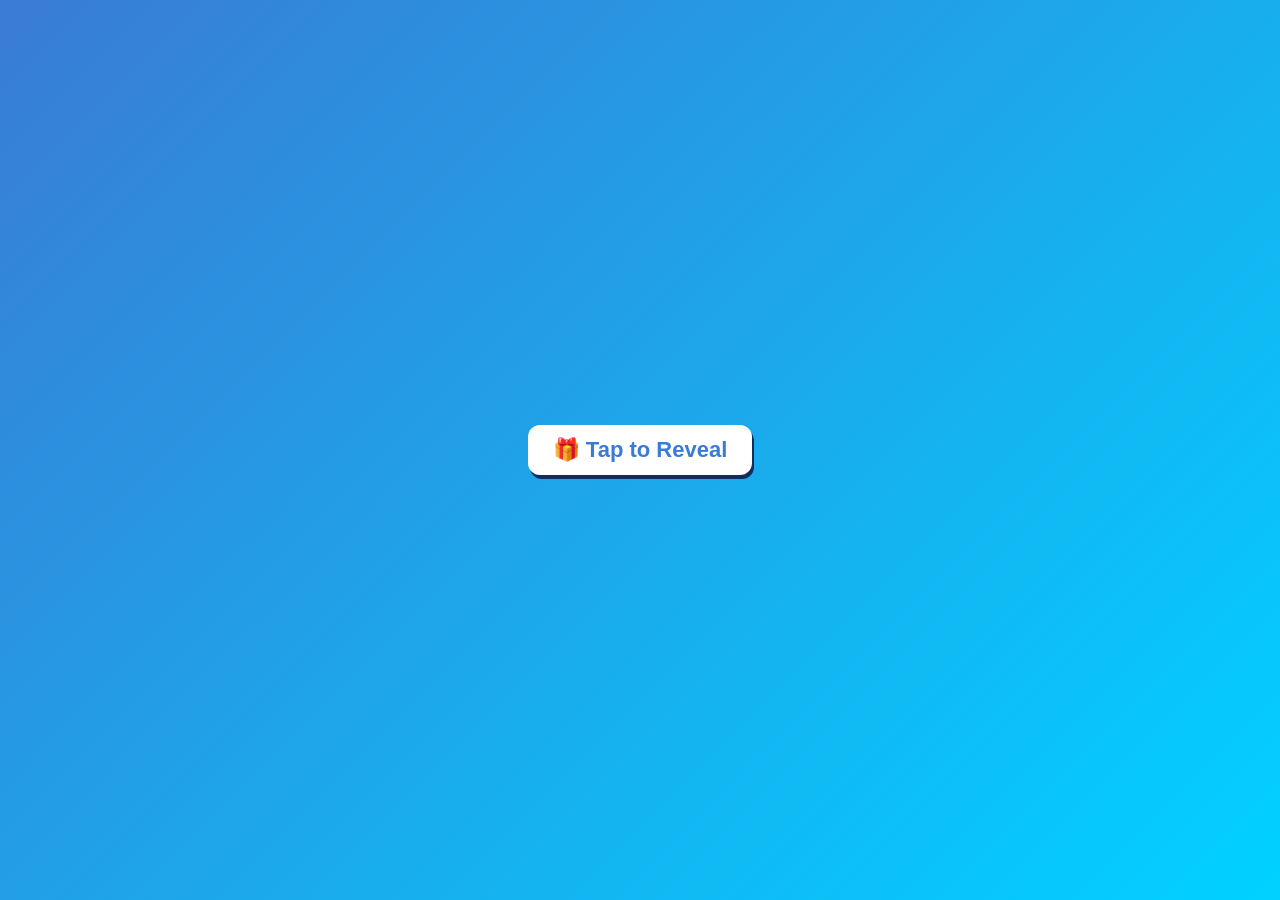
<file: Surprises/surprise1.html>
<!DOCTYPE html>
<html lang="en">
<head>
<meta charset="UTF-8">
<title>Surprise 1</title>
<meta name="viewport" content="width=device-width, initial-scale=1.0">

<style>
* { box-sizing: border-box; }

body {
    margin: 0;
    font-family: Arial, sans-serif;
    overflow: hidden;
    overscroll-behavior: none;
    touch-action: none;
}

/* START SCREEN */
.start-screen {
    display: flex;
    justify-content: center;
    align-items: center;
    background: linear-gradient(135deg, #3a7bd5, #00d2ff);
    width: 100%;
    height: 100vh;
}

/* MAIN SCREEN */
.main-screen {
    display: flex;
    flex-direction: column;
    align-items: center;
    background: #ffb6c1;
    height: 100vh;
    max-height: 100vh;
    overflow: hidden;
    position: relative;
}

/* BUTTON */
#revealBtn {
    padding: 12px 25px;
    border: none;
    border-radius: 12px;
    background: white;
    color: #3a7bd5;
    font-size: clamp(16px, 2vw, 22px);
    cursor: pointer;
    font-weight: bold;
    box-shadow: 2px 4px 0px #0f2d5f;
}

/* BANNERS */
.banner {
    display: none;
    flex-wrap: wrap;
    justify-content: center;
    gap: 6px;
    margin-top: clamp(20px, 5vh, 40px);
    position: relative;
}

.banner::before {
    content: "";
    position: absolute;
    top: 18px;
    left: 5%;
    width: 90%;
    height: 30px;
    border-top: 3px solid #5a3e2b;
    border-radius: 50%;
}

.letter {
    background: #ff4d6d;
    color: white;
    padding: 4px 8px;
    border-radius: 6px;
    font-size: clamp(14px, 4vw, 22px);
    transform-origin: top center;
    animation: swing 2s infinite ease-in-out;
    position: relative;
    top: 10px;
}

.letter:nth-child(even) { background: #ff85a2; }

@keyframes swing {
    0% { transform: rotate(-8deg); }
    50% { transform: rotate(8deg); }
    100% { transform: rotate(-8deg); }
}

/* PHOTOS */
.photos {
    position: relative;
    width: 100%;
    height: 220px;
    margin-top: 40px;
}

.polaroid {
    width: 100px;
    padding: 5px;
    background: white;
    border-radius: 10px;
    box-shadow: 0 4px 6px rgba(0,0,0,0.2);
    animation: float 5s infinite ease-in-out;
    position: absolute;
}

.polaroid img {
    width: 100%;
    border-radius: 5px;
}

@keyframes float {
    50% { transform: translateY(-15px) rotate(var(--rotate)); }
}

.p1 { top: 0; left: 40%; --rotate: -4deg; }
.p2 { bottom: -60%; left: 5%; --rotate: 2deg; }
.p3 { bottom: -60%; right: 5%; --rotate: -4deg; }

/* ALL OUT MESSAGE */
.wish-msg {
    animation: wishPop 0.6s cubic-bezier(.34,1.56,.64,1) forwards;
    transform-origin: center;
    pointer-events: none;
}
@keyframes wishPop {
    0%   { opacity: 0; transform: scale(0.4); }
    100% { opacity: 1; transform: scale(1); }
}

/* BALLOONS */
.balloons {
    display: none;
    position: absolute;
    bottom: 0;
    z-index: 10;
    width: 100%;
    justify-content: space-around;
}

.balloon {
    width: 35px;
    height: 50px;
    border-radius: 50%;
    position: relative;
    animation: floatUp 6s infinite ease-in;
}

.balloon::after {
    content: "";
    position: absolute;
    top: 50px;
    left: 50%;
    transform: translateX(-50%);
    width: 2px;
    height: 40px;
    background: #444;
}

@keyframes floatUp {
    from {
        transform: translateY(100vh);
    }
    to {
        transform: translateY(-120vh);
    }
}

/* POPPERS */
.poppers {
    position: absolute;
    width: 100%;
    height: 100%;
    pointer-events: none;
    z-index: 50;
}

.pop {
    width: 8px;
    height: 8px;
    border-radius: 50%;
    position: absolute;
    animation: burst 2s forwards;
    will-change: transform;
}

@keyframes burst {
    0%   { transform: translate(0,0) scale(1); opacity: 1; }
    70%  { opacity: 1; }
    100% { transform: translate(var(--x), var(--y)) scale(0.3); opacity: 0; }
}

/* CONFETTI */
.confetti {
    position: fixed;
    top: -10px;
    width: 8px;
    height: 14px;
    animation: fall linear forwards;
    z-index: 9999;
    opacity: 0.9;
}

@keyframes fall {
    0%   { transform: translateY(0) rotate(0deg); opacity: 1; }
    100% { transform: translateY(110vh) translateX(50px) rotate(720deg); opacity: 0; }
}

/* BACK BUTTON */
.back-btn {
    position: fixed;
    right: 20px;
    bottom: 40px;
    background: #e6c86e;
    padding: 12px 25px;
    border-radius: 25px;
    color: black;
    font-weight: bold;
    text-decoration: none;
    z-index: 9999;
    transform: translateZ(0);
    font-family: 'Courier New', monospace;
}
</style>
</head>

<body>
<div id="app" class="start-screen">
    <button id="revealBtn">🎁 Tap to Reveal</button>
</div>

<script>
// Use \u2764 (plain red heart, no variation selector) to avoid invisible extra characters
const desktopLine1 = "\u2764HAPPY BIRTHDAY";
const desktopLine2 = "VAISIYAA \u2764";

const mobileLine1 = "\u2764HAPPY";
const mobileLine2 = "BIRTHDAY";
const mobileLine3 = "VAISIYAA \u2764";

function createBannerLetters(text, container) {
    container.innerHTML = "";
    // Use Intl.Segmenter to correctly split by grapheme cluster (handles all emoji properly)
    const segmenter = new Intl.Segmenter(undefined, { granularity: "grapheme" });
    const segments = [...segmenter.segment(text)].map(s => s.segment);

    segments.forEach((char, i) => {
        if (char === " ") {
            const space = document.createElement("div");
            space.style.width = "4px";
            container.appendChild(space);
            return;
        }
        const div = document.createElement("div");
        div.className = "letter";
        div.textContent = char;
        div.style.animationDelay = (i * 0.1) + "s";
        container.appendChild(div);
    });
}

const app = document.getElementById("app");

document.getElementById("revealBtn").addEventListener("click", () => {
    app.className = "main-screen";

    app.innerHTML = `
        <div class="banner" id="banner1"></div>
        <div class="banner" id="banner2"></div>
        <div class="banner" id="banner3"></div>

        <div class="photos">
            <div class="polaroid p1"><img src="../images/photo7.jpg"></div>
            <div class="polaroid p2"><img src="../images/photo2.jpg"></div>
            <div class="polaroid p3"><img src="../images/photo6.jpg"></div>
        <div class="balloons">
            <div class="balloon"></div>
            <div class="balloon"></div>
            <div class="balloon"></div>
        </div>

        <div class="poppers"></div>

        <a href="../index.html" id="backBtn" class="back-btn">BACK ◀</a>
    `;

    const b1 = document.getElementById("banner1");
    const b2 = document.getElementById("banner2");
    const b3 = document.getElementById("banner3");

    function setupBanner() {
        if (window.innerWidth <= 600) {
            createBannerLetters(mobileLine1, b1);
            createBannerLetters(mobileLine2, b2);
            createBannerLetters(mobileLine3, b3);
            b1.style.display = "flex";
            b2.style.display = "flex";
            b3.style.display = "flex";
        } else {
            createBannerLetters(desktopLine1, b1);
            createBannerLetters(desktopLine2, b2);
            b1.style.display = "flex";
            b2.style.display = "flex";
            b3.style.display = "none";
        }
    }

    setupBanner();
    window.addEventListener("resize", setupBanner);

    // Balloons with random colors
    const balloonColors = [
        "#ff4d6d", "#ffd93d", "#6bcB77",
        "#4d96ff", "#ff85a2", "#ff9f1c",
        "#9b5de5", "#00bbf9"
    ];

    document.querySelector(".balloons").style.display = "flex";
    document.querySelectorAll(".balloon").forEach(balloon => {
        balloon.style.backgroundColor =
            balloonColors[Math.floor(Math.random() * balloonColors.length)];
        balloon.style.animationDuration = (Math.random() * 5 + 8) + "s";
    });

    // POPPERS
    function createPopper(x, y) {
        const container = document.querySelector(".poppers");
        const colors = ["#ff4d6d", "#ffd93d", "#6bcB77", "#4d96ff", "#ff85a2"];
        for (let i = 0; i < 15; i++) {
            const pop = document.createElement("div");
            pop.classList.add("pop");
            pop.style.left = x + "px";
            pop.style.top = y + "px";
            pop.style.backgroundColor = colors[Math.floor(Math.random() * colors.length)];
            const angle = Math.random() * 2 * Math.PI;
            const dist = Math.random() * 100;
            pop.style.setProperty("--x", Math.cos(angle) * dist + "px");
            pop.style.setProperty("--y", Math.sin(angle) * dist + "px");
            container.appendChild(pop);
            setTimeout(() => pop.remove(), 1200);
        }
    }

    setInterval(() => {
        createPopper(Math.random() * window.innerWidth, Math.random() * window.innerHeight);
    }, 1000);

    // CONFETTI
    function createConfetti() {
        const colors = ["#ff4d6d", "#ffd93d", "#6bcB77", "#4d96ff", "#ff85a2"];
        const c = document.createElement("div");
        c.className = "confetti";
        c.style.left = Math.random() * window.innerWidth + "px";
        c.style.backgroundColor = colors[Math.floor(Math.random() * colors.length)];
        const size = Math.random() * 6 + 4;
        c.style.width = size + "px";
        c.style.height = size * 1.5 + "px";
        c.style.animationDuration = (Math.random() * 3 + 3) + "s";
        document.body.appendChild(c);
        setTimeout(() => c.remove(), 4000);
    }

    setInterval(() => {
        for (let i = 0; i < 3; i++) createConfetti();
    }, 500);

    // CANDLE BLOW-OUT LOGIC
    const blown = { candle1: false, candle2: false, candle3: false };
    const candleData = {
        candle1: { cx: 87, cy: 27 },
        candle2: { cx: 110, cy: 23 },
        candle3: { cx: 133, cy: 27 },
    };

    function blowOutCandle(id) {
        if (blown[id]) return;
        blown[id] = true;

        // Hide hint on first tap
        const hint = document.getElementById('candleHint');
        if (hint) hint.style.display = 'none';

        const svg = document.querySelector('.cake-svg');
        const { cx, cy } = candleData[id];

        // Hide flame
        const flame = document.getElementById('flame' + id.replace('candle',''));
        if (flame) {
            flame.style.transition = 'opacity 0.3s';
            flame.style.opacity = '0';
            setTimeout(() => flame.style.display = 'none', 300);
        }

        // Remove cursor from hit area
        const hit = document.getElementById(id);
        if (hit) hit.style.cursor = 'default';

        // Smoke puff — 3 small circles rising
        for (let i = 0; i < 3; i++) {
            const smoke = document.createElementNS('http://www.w3.org/2000/svg', 'circle');
            smoke.setAttribute('cx', cx + (i - 1) * 3);
            smoke.setAttribute('cy', cy - 2);
            smoke.setAttribute('r', 3 + i);
            smoke.setAttribute('fill', '#aaa');
            smoke.setAttribute('opacity', '0.5');
            smoke.classList.add('smoke-puff');
            smoke.style.animationDelay = (i * 0.12) + 's';
            svg.appendChild(smoke);
            setTimeout(() => smoke.remove(), 1400);
        }

        // Check if all blown out
        if (Object.values(blown).every(v => v)) {
            setTimeout(() => {
                // Extra confetti burst
                for (let i = 0; i < 6; i++) {
                    setTimeout(() => createPopper(
                        Math.random() * window.innerWidth,
                        window.innerHeight * 0.4
                    ), i * 120);
                }
            }, 400);
        }
    }

    ['candle1','candle2','candle3'].forEach(id => {
        const el = document.getElementById(id);
        if (el) {
            el.addEventListener('click', () => blowOutCandle(id));
            el.addEventListener('touchend', (e) => { e.preventDefault(); blowOutCandle(id); });
        }
    });
});

    
</script>
</body>
</html>
</file>
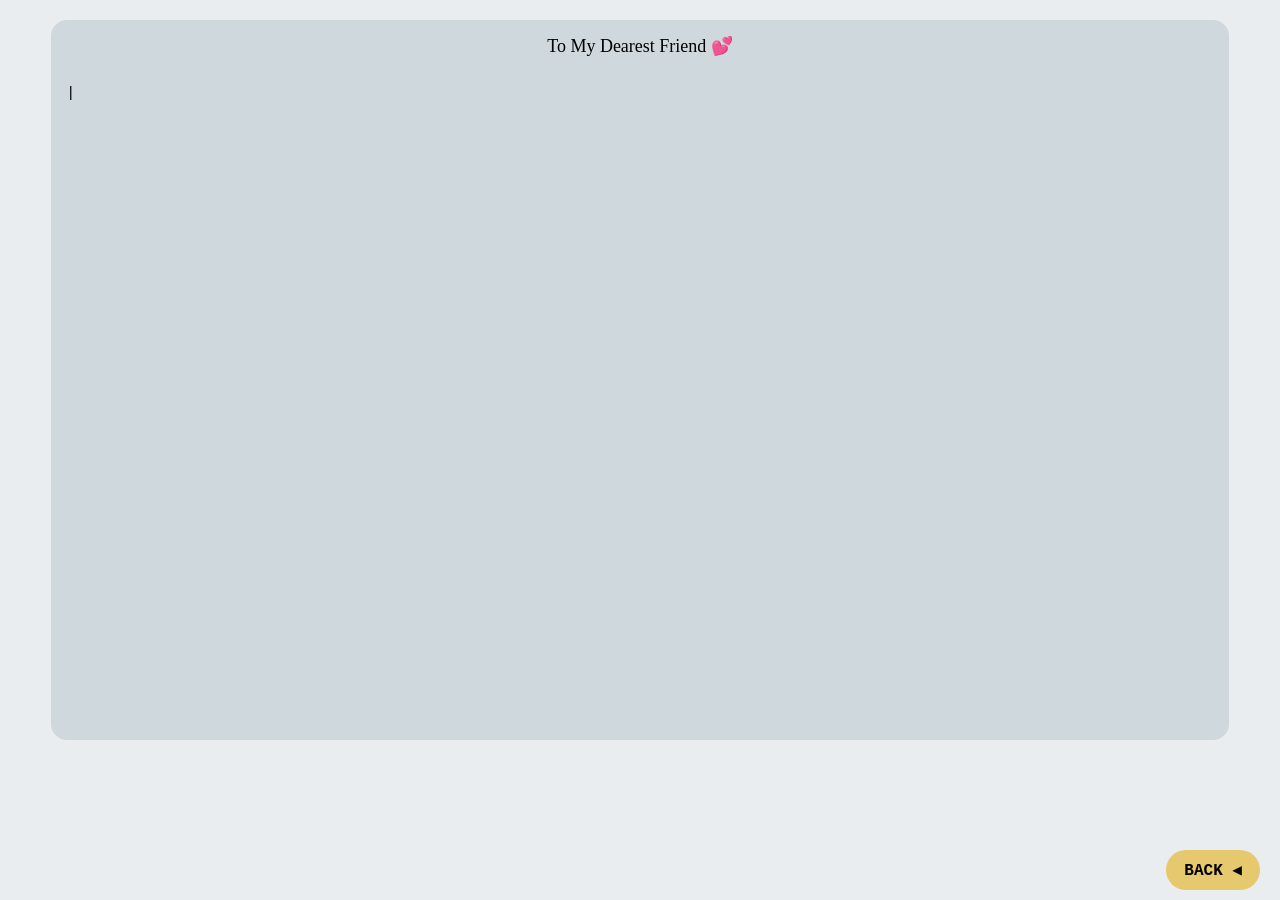
<file: Surprises/surprise2.html>
<!DOCTYPE html>
<html lang="en">
<head>
<meta charset="UTF-8">
<meta name="viewport" content="width=device-width, initial-scale=1.0">
<title>Surprise 2</title>

<style>
body {
    margin: 0;
    background: #e9edf0;
    font-family: 'Courier New', monospace;
}

/* CARD */
.container {
    width: 92%;
    height: 80vh;
    margin: 20px auto 60px auto;;
    background: #cfd8dc;
    border-radius: 16px;
    padding: 15px;
    box-sizing: border-box;

    display: flex;
    flex-direction: column;
}

/* TITLE */
.title {
    text-align: center;
    font-size: 18px;
    font-family: cursive;
}

/* TEXT AREA (60%) */
.content {
    height: 60%;
    overflow-y: auto;
    font-size: 15px;
    line-height: 1.6;
    margin-top: 10px;
}

/* CURSOR */
#typingText::after {
    content: "|";
    animation: blink 1s infinite;
}
@keyframes blink {
    50% { opacity: 0; }
}

/* VIDEO AREA (40%) */
.video {
    height: 40%;
    position: relative;
    display: flex;
    justify-content: center;
    align-items: center;
}

/* VIDEO */
.video video {
    height: 100%;
    aspect-ratio: 9/16;
    border-radius: 12px;
    object-fit: cover;
}

/* OVERLAY */
#playOverlay {
    position: absolute;
    inset: 0;

    display: flex;
    justify-content: center;
    align-items: center;

    opacity: 0;
    pointer-events: none;
}

#playOverlay.show {
    opacity: 1;
    pointer-events: auto;
}

/* PLAY BUTTON */
.play-btn {
    width: 55px;
    height: 55px;
    border-radius: 50%;
    background: rgba(0,0,0,0.4);

    display: flex;
    justify-content: center;
    align-items: center;

    font-size: 22px;
    color: white;
    cursor: pointer;
}

/* BACK BUTTON */
.back-btn {
    position: fixed;
    bottom: 10px;
    right: 20px;

    background: #e6c86e;
    padding: 10px 18px;
    border-radius: 20px;
    text-decoration: none;
    color: black;
    font-weight: bold;
}
</style>
</head>

<body>

<div class="container">

    <div class="title">To My Dearest Friend 💕</div>

    <div class="content" id="box">
        <p id="typingText"></p>
    </div>

    <div class="video">
        <video id="video" autoplay muted playsinline>
            <source src="../images/video.mp4" type="video/mp4">
        </video>

        <div id="playOverlay">
            <div class="play-btn">▶</div>
        </div>
    </div>

</div>

<a href="../index.html" class="back-btn">BACK ◀</a>

<script>
const message
    = `I don’t think I say this enough, but having you in my life is one of the greatest blessings I could ever ask for. You’ve seen me at my best and my worst, and yet you’ve never stopped being there for me. That kind of love and loyalty is rare, and I’m so grateful for you every single day.

You’re not just my friend you’re my safe place, my biggest supporter, and one of the reasons I smile a little more and worry a little less. I hope this year brings you the same comfort, happiness, and strength that you’ve always given me.

No matter where life takes us, I promise I’ll always be right here, cheering you on and standing by your side just like you’ve always done for me.

Take your “sister responsibilities” seriously… because I’ll always need you in my life, now and forever 🤍

Have the most beautiful birthday di,you truly deserve it ✨`;

let i = 0;
const text = document.getElementById("typingText");
const box = document.getElementById("box");

function type() {
    if (i < message.length) {
        const char = message[i];

        text.innerHTML += (char === "\n") ? "<br>" : char;
        i++;

        box.scrollTop = box.scrollHeight;

        let delay = Math.random() * 60 + 40;

        if (char === ".") delay = 400;
        else if (char === ",") delay = 200;
        else if (char === "!" || char === "?") delay = 500;
        else if (char === "\n") delay = 600;

        setTimeout(type, delay);
    }
}

/* VIDEO */
const video = document.getElementById("video");
const overlay = document.getElementById("playOverlay");

video.onended = () => overlay.classList.add("show");

overlay.onclick = () => {
    video.currentTime = 0;
    video.play();
    overlay.classList.remove("show");
};

let typingStarted = false;

video.addEventListener("timeupdate", () => {
    if (video.currentTime >= 13 && !typingStarted) {
        typingStarted = true;
        type();
    }
});
</script>

</body>
</html>
</file>
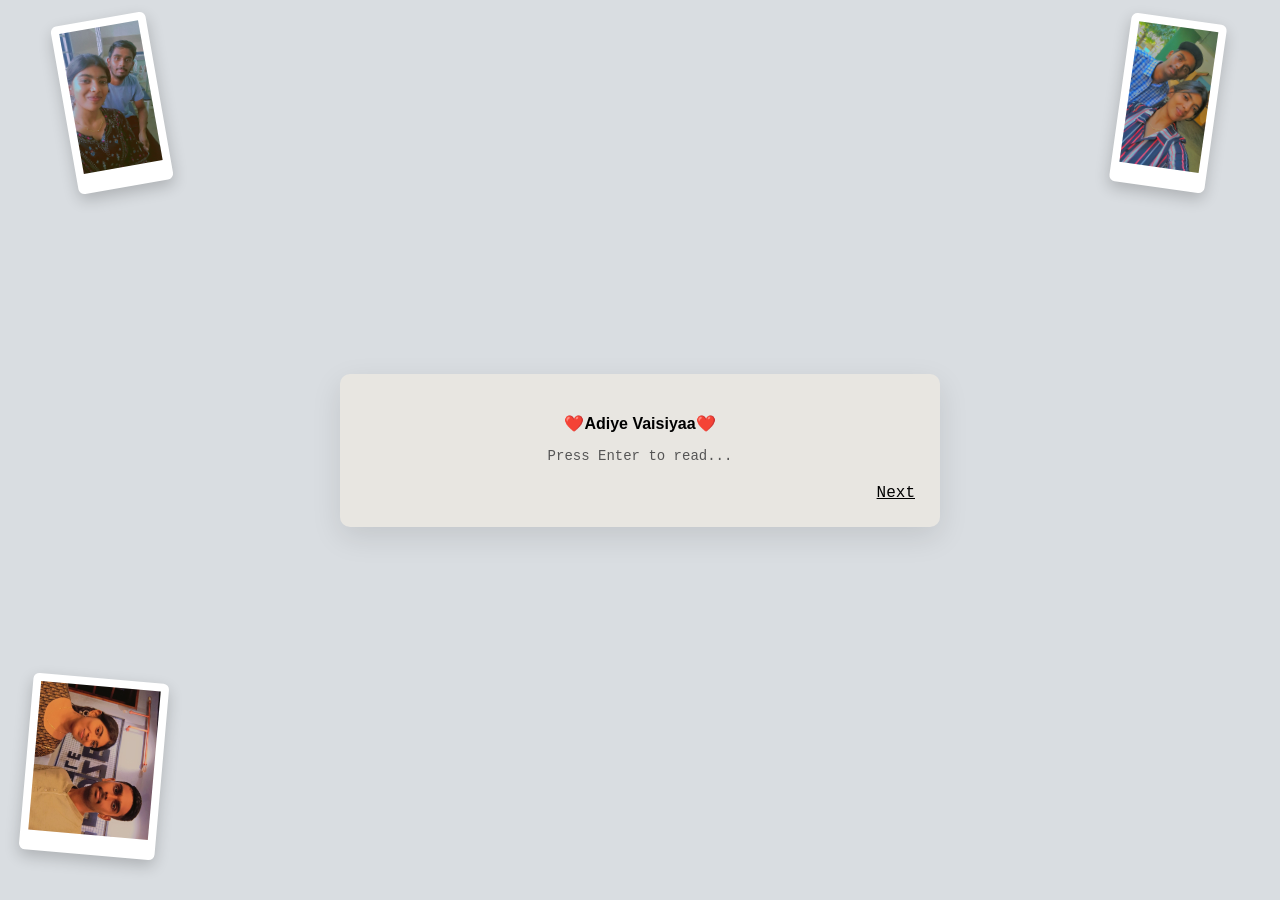
<file: Surprises/surprise3.html>
<!DOCTYPE html>
<html lang="en">
<head>
<meta charset="UTF-8">
<meta name="viewport" content="width=device-width, initial-scale=1.0">
<title>Surprise 3</title>

<style>
body {
    margin: 0;
    padding: 0;
    background: #d9dde1;
    font-family: 'Courier New', monospace;

    display: flex;
    justify-content: center;
    align-items: center;
    min-height: 100vh;
    overflow-x: hidden;
}

/* CONTAINER */
.container {
    width: 85%;
    max-width: 550px;
    background: #e8e6e1;
    padding: 40px 25px 25px;
    border-radius: 10px;
    box-shadow: 0px 10px 30px rgba(0,0,0,0.1);
    text-align: left;
    position: relative;
    z-index: 2;
}

/* TEXT */
#lineContainer div {
    opacity: 0;
    animation: fadeIn 0.5s forwards;
    margin-bottom: 10px;
    font-size: 16px;
}

@keyframes fadeIn {
    to { opacity: 1; }
}

/* HINT */
#hint, #endMessage {
    margin-top: 15px;
    font-size: 14px;
    color: #555;
    text-align: center;
}

#endMessage {
    display: none;
    font-weight: bold;
}

/* FINAL PAGE */
.final {
    display: none;
    font-size: 24px;
    text-align: center;
}

/* BUTTON */
.next-btn {
    display: block;
    margin-top: 20px;
    text-align: right;
    cursor: pointer;
    text-decoration: underline;
}

/* BACK BUTTON */
.back-btn {
    display: none;
    position: fixed;
    right: 20px;
    bottom: 30px;
    background: #e6c86e;
    padding: 10px 18px;
    border-radius: 25px;
    font-weight: bold;
    color: black;
    text-decoration: none;
}

/* POLAROIDS */
.polaroid-container {
    position: fixed;
    width: 100%;
    height: 100%;
    top: 0;
    left: 0;
    pointer-events: none;
    z-index: 1;
    display: none;
}

.polaroid {
    position: absolute;
    width: 120px;
    background: white;
    padding: 8px 8px 15px;
    box-shadow: 0px 6px 15px rgba(0,0,0,0.2);
    border-radius: 6px;
}

.polaroid img {
    width: 100%;
}

/* PAGE 1 POSITIONS */
#polaroids-page1 .p1 { --rotate: -10deg; top: 2%; left: 5%; opacity: 0; animation: fadeInPolaroid 1s ease forwards; animation-delay: 0.3s; width: 80px; }
#polaroids-page1 .p2 { --rotate: 8deg; top: 2%; right: 5%; opacity: 0; animation: fadeInPolaroid 1s ease forwards; animation-delay: 0.8s; width: 80px; }
#polaroids-page1 .p3 { --rotate: 5deg; bottom: 5%; left: 2%; opacity: 0; animation: fadeInPolaroid 1s ease forwards; animation-delay: 1.3s; }

@keyframes fadeInPolaroid {
    from {
        opacity: 0;
        transform: translateY(30px) scale(0.9) rotate(0deg);
    }
    to {
        opacity: 1;
        transform: translateY(0) scale(1) rotate(var(--rotate));
    }
}

/* PAGE 2 POSITIONS */
#polaroids-page2 .p1 { --rotate: -5deg; top: 4%; left: 4%; opacity: 0; animation: popInPolaroid 0.8s ease forwards; animation-delay: 0.3s; }
#polaroids-page2 .p3 { --rotate: 7deg; top: 4%; right: 4%; opacity: 0; animation: popInPolaroid 0.8s ease forwards; animation-delay: 0.8s; }
#polaroids-page2 .p2 { --rotate: -3deg; bottom: 4%; left: 4%; opacity: 0; animation: popInPolaroid 0.8s ease forwards; animation-delay: 1.3s; width: 200px; }

@keyframes popInPolaroid {
    0% {
        opacity: 0;
        transform: scale(0.5) rotate(var(--rotate));
    }
    60% {
        opacity: 1;
        transform: scale(1.2) rotate(var(--rotate));
    }
    100% {
        opacity: 1;
        transform: scale(1) rotate(var(--rotate));
    }
}

/* CONFETTI CONTAINER */
#confetti-container {
    position: fixed;
    width: 100%;
    height: 100%;
    top: 0;
    left: 0;
    pointer-events: none;
    overflow: hidden;
    z-index: 999;
}

/* CONFETTI PIECES */
.confetti {
    position: absolute;
    width: 8px;
    height: 12px;
    opacity: 1;
    animation: fall linear forwards;
}

/* FALL ANIMATION */
@keyframes fall {
    0% {
        transform: translateY(0) rotate(0deg);
    }
    100% {
        transform: translateY(200vh) rotate(720deg);
    }
}

</style>

</head>

<body>
<!-- PAGE 1 POLAROIDS -->
<div id="polaroids-page1" class="polaroid-container">
    <div class="polaroid p1"><img src="../images/photo3.jpg"></div>
    <div class="polaroid p2"><img src="../images/photo4.jpg"></div>
    <div class="polaroid p3"><img src="../images/photo5.jpg"></div>
</div>

<!-- PAGE 2 POLAROIDS -->
<div id="polaroids-page2" class="polaroid-container">
    <div class="polaroid p1"><img src="../images/img1.jpg"></div>
    <div class="polaroid p2"><img src="../images/img2.jpg"></div>
    <div class="polaroid p3"><img src="../images/img3.jpg"></div>

</div>

<div id="confetti-container"></div>

<div class="container">

    <!-- PAGE 1 -->
    <div id="page1" class="text">
        <div id="lineContainer"></div>

        <div id="hint">Press Enter to read...</div>

        <!-- ✅ NEW MESSAGE -->
        <div id="endMessage">Press Next to continue...</div>

        <span class="next-btn" onclick="showFinal()">Next</span>
    </div>

    <!-- PAGE 2 -->
    <div id="page2" class="final">
        <p>
            Once Again Wishing U A <br>
            Very Happy Birthday Diiii !!!
        </p>
    </div>

</div>

<a href="../index.html" id="backBtn" class="back-btn">BACK ◀</a>

<script>
const lines = [
"❤️Adiye Vaisiyaa❤️",
"I can’t wait to make more memories as we grow closer with time",
"From this year on, I better see some effort… you texting and calling first 😌",
"Looking forward to more endless laughter and a lifetime of an unbreakable bond."
];

let currentLine = 0;

// Show next line
function showNextLine() {
    if (currentLine < lines.length) {
        const container = document.getElementById("lineContainer");

        const newLine = document.createElement("div");
        newLine.textContent = lines[currentLine];

        // center first line
        if (currentLine === 0) {
            newLine.style.textAlign = "center";
            newLine.style.fontWeight = "bold";
            newLine.style.fontFamily = "Arial, sans-serif";
        }

        container.appendChild(newLine);

        currentLine++;

        // ✅ show end message and hide hint only after last line
        if (currentLine === lines.length) {
            document.getElementById("endMessage").style.display = "block";
            document.getElementById("hint").style.display = "none";
        }
    }
}

// ENTER key
document.addEventListener("keydown", function(e) {
    if (e.key === "Enter") {
        showNextLine();
    }
});

// TAP (mobile + desktop)
document.addEventListener("click", function() {
    showNextLine();
});

// first line auto
window.onload = showNextLine;

// INITIAL LOAD
window.onload = function() {
    showNextLine();

    document.getElementById("page1").style.display = "block";
    document.getElementById("page2").style.display = "none";

    document.getElementById("polaroids-page1").style.display = "block";
    document.getElementById("polaroids-page2").style.display = "none";
};

// NEXT PAGE
function showFinal() {
    document.getElementById("page1").style.display = "none";
    document.getElementById("page2").style.display = "block";

    document.getElementById("polaroids-page1").style.display = "none";
    document.getElementById("polaroids-page2").style.display = "block";

    document.getElementById("backBtn").style.display = "block";

    launchConfetti();
}

function launchConfetti() {
   const container = document.getElementById("confetti-container");

    for (let i = 0; i < 120; i++) {
        const confetti = document.createElement("div");
        confetti.classList.add("confetti");

        // random horizontal position
        confetti.style.left = Math.random() * 100 + "vw";
        confetti.style.top = Math.random() * -100 + "vh";

        // random colors
        confetti.style.backgroundColor =
            ["#ff4d4d","#ffd11a","#4dff88","#4db8ff","#ff66cc"][Math.floor(Math.random()*5)];

        // random fall speed
        confetti.style.animationDuration = (4 + Math.random() * 6) + "s";

        // slight delay for natural effect
        confetti.style.animationDelay = Math.random() * 2 + "s";

        container.appendChild(confetti);

        const totalTime = (parseFloat(confetti.style.animationDuration) +
                   parseFloat(confetti.style.animationDelay)) * 1000;


        setTimeout(() => confetti.remove(), totalTime);
    }
}

</script>

</body>
</html>
</file>
